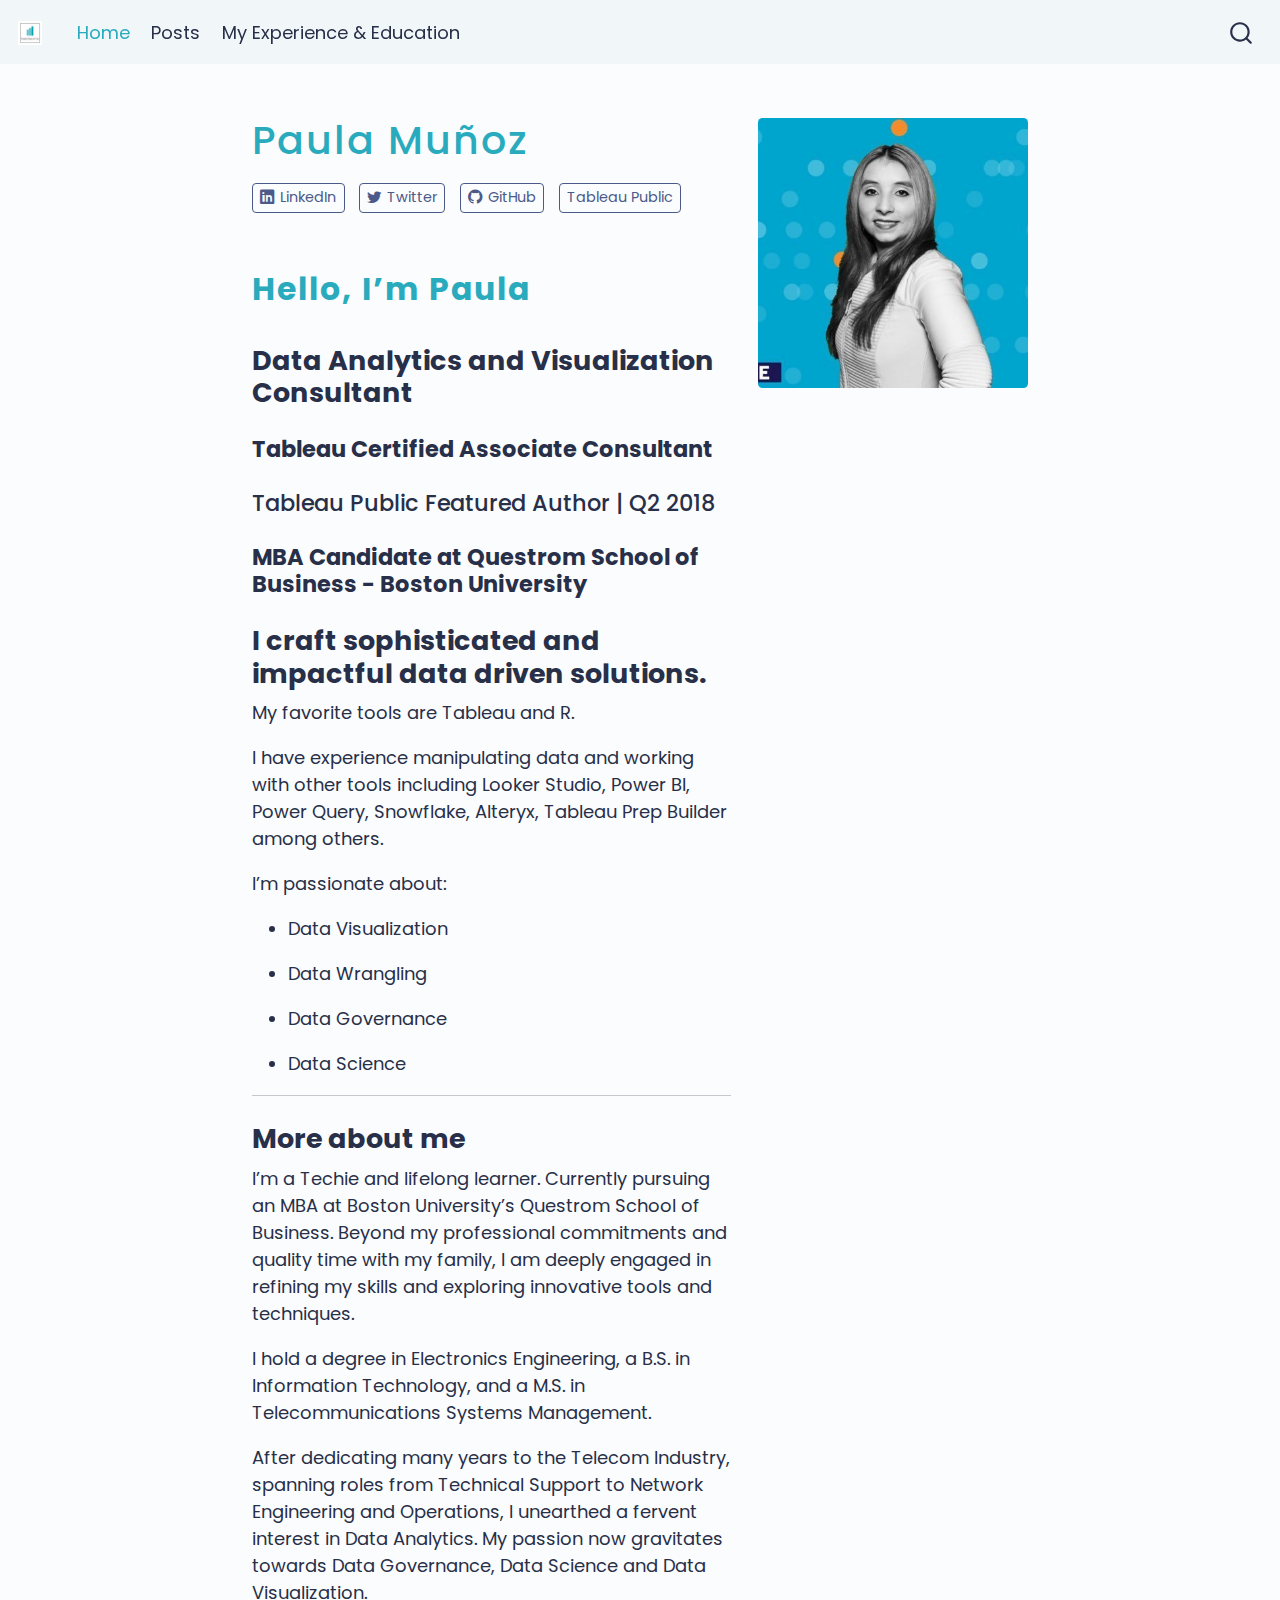
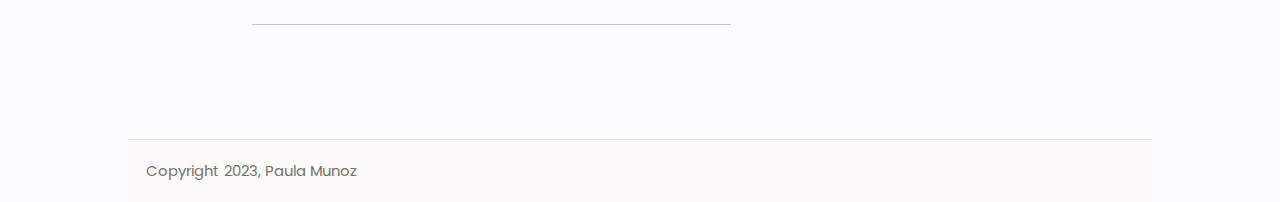
<file: docs/index.html>
<!DOCTYPE html>
<html xmlns="http://www.w3.org/1999/xhtml" lang="en" xml:lang="en"><head>

<meta charset="utf-8">
<meta name="generator" content="quarto-1.0.36">

<meta name="viewport" content="width=device-width, initial-scale=1.0, user-scalable=yes">


<title>Paula Muñoz</title>
<style>
code{white-space: pre-wrap;}
span.smallcaps{font-variant: small-caps;}
span.underline{text-decoration: underline;}
div.column{display: inline-block; vertical-align: top; width: 50%;}
div.hanging-indent{margin-left: 1.5em; text-indent: -1.5em;}
ul.task-list{list-style: none;}
</style>


<script src="site_libs/quarto-nav/quarto-nav.js"></script>
<script src="site_libs/quarto-nav/headroom.min.js"></script>
<script src="site_libs/clipboard/clipboard.min.js"></script>
<script src="site_libs/quarto-search/autocomplete.umd.js"></script>
<script src="site_libs/quarto-search/fuse.min.js"></script>
<script src="site_libs/quarto-search/quarto-search.js"></script>
<meta name="quarto:offset" content="./">
<link href="./images/logo_paula.png" rel="icon" type="image/png">
<script src="site_libs/quarto-html/quarto.js"></script>
<script src="site_libs/quarto-html/popper.min.js"></script>
<script src="site_libs/quarto-html/tippy.umd.min.js"></script>
<link href="site_libs/quarto-html/tippy.css" rel="stylesheet">
<link href="site_libs/quarto-html/quarto-syntax-highlighting.css" rel="stylesheet" id="quarto-text-highlighting-styles">
<script src="site_libs/bootstrap/bootstrap.min.js"></script>
<link href="site_libs/bootstrap/bootstrap-icons.css" rel="stylesheet">
<link href="site_libs/bootstrap/bootstrap.min.css" rel="stylesheet" id="quarto-bootstrap" data-mode="light">
<script id="quarto-search-options" type="application/json">{
  "location": "navbar",
  "copy-button": false,
  "collapse-after": 3,
  "panel-placement": "end",
  "type": "overlay",
  "limit": 20,
  "language": {
    "search-no-results-text": "No results",
    "search-matching-documents-text": "matching documents",
    "search-copy-link-title": "Copy link to search",
    "search-hide-matches-text": "Hide additional matches",
    "search-more-match-text": "more match in this document",
    "search-more-matches-text": "more matches in this document",
    "search-clear-button-title": "Clear",
    "search-detached-cancel-button-title": "Cancel",
    "search-submit-button-title": "Submit"
  }
}</script>


</head>

<body class="nav-fixed fullcontent">

<div id="quarto-search-results"></div>
  <header id="quarto-header" class="headroom fixed-top">
    <nav class="navbar navbar-expand-lg navbar-dark ">
      <div class="navbar-container container-fluid">
      <a class="navbar-brand" href="./index.html">
    <img src="./images/logo_paula.png" alt="">
  </a>
          <button class="navbar-toggler" type="button" data-bs-toggle="collapse" data-bs-target="#navbarCollapse" aria-controls="navbarCollapse" aria-expanded="false" aria-label="Toggle navigation" onclick="if (window.quartoToggleHeadroom) { window.quartoToggleHeadroom(); }">
  <span class="navbar-toggler-icon"></span>
</button>
          <div class="collapse navbar-collapse" id="navbarCollapse">
            <ul class="navbar-nav navbar-nav-scroll me-auto">
  <li class="nav-item">
    <a class="nav-link active" href="./index.html" aria-current="page">Home</a>
  </li>  
  <li class="nav-item">
    <a class="nav-link" href="./posts.html">Posts</a>
  </li>  
  <li class="nav-item">
    <a class="nav-link" href="./about.html">My Experience &amp; Education</a>
  </li>  
</ul>
              <div id="quarto-search" class="" title="Search"></div>
          </div> <!-- /navcollapse -->
      </div> <!-- /container-fluid -->
    </nav>
</header>
<!-- content -->
<div id="quarto-content" class="quarto-container page-columns page-rows-contents page-layout-article page-navbar">
<!-- sidebar -->
<!-- margin-sidebar -->
    
<!-- main -->
<div class="quarto-about-solana column-body">
  <div class="about-entity">
    <div class="entity-contents">
      <header id="title-block-header" class="quarto-title-block default">
<div class="quarto-title">
<h1 class="title">Paula Muñoz</h1>
</div>
<div class="quarto-title-meta">
  </div>
</header> <div class="about-links">
  <a href="https://www.linkedin.com/in/paulamunoz1/" class="about-link">
    <i class="bi bi-linkedin"></i>
     <span class="about-link-text">LinkedIn</span>
  </a>
  <a href="https://twitter.com/paulisDataViz" class="about-link">
    <i class="bi bi-twitter"></i>
     <span class="about-link-text">Twitter</span>
  </a>
  <a href="https://github.com/paulisdataviz" class="about-link">
    <i class="bi bi-github"></i>
     <span class="about-link-text">GitHub</span>
  </a>
  <a href="https://public.tableau.com/app/profile/paula.munoz" class="about-link">
     <span class="about-link-text">Tableau Public</span>
  </a>
</div>
      <div class="about-contents"><main class="content" id="quarto-document-content">
<section id="hello-im-paula" class="level2">
<h2 data-anchor-id="hello-im-paula"><strong>Hello, I’m Paula</strong></h2>
<section id="data-analytics-and-visualization-consultant" class="level3">
<h3 data-anchor-id="data-analytics-and-visualization-consultant"><strong>Data Analytics and Visualization Consultant</strong></h3>
<section id="tableau-certified-associate-consultant" class="level4">
<h4 data-anchor-id="tableau-certified-associate-consultant"><strong>Tableau Certified Associate Consultant</strong></h4>
</section>
<section id="tableau-public-featured-author-q2-2018" class="level4">
<h4 data-anchor-id="tableau-public-featured-author-q2-2018">Tableau Public Featured Author | Q2 2018</h4>
</section>
<section id="mba-candidate-at-questrom-school-of-business---boston-university" class="level4">
<h4 data-anchor-id="mba-candidate-at-questrom-school-of-business---boston-university"><strong>MBA Candidate at Questrom School of Business - Boston University</strong></h4>
</section>
</section>
<section id="i-craft-sophisticated-and-impactful-data-driven-solutions." class="level3">
<h3 data-anchor-id="i-craft-sophisticated-and-impactful-data-driven-solutions."><strong>I craft sophisticated and impactful data driven solutions.</strong></h3>
<p>My favorite tools are Tableau and R.</p>
<p>I have experience manipulating data and working with other tools including Looker Studio, Power BI, Power Query, Snowflake, Alteryx, Tableau Prep Builder among others.</p>
<p>I’m passionate about:</p>
<ul>
<li><p>Data Visualization</p></li>
<li><p>Data Wrangling</p></li>
<li><p>Data Governance</p></li>
<li><p>Data Science</p></li>
</ul>
<hr>
</section>
<section id="more-about-me" class="level3">
<h3 data-anchor-id="more-about-me"><strong>More about me</strong></h3>
<p>I’m a Techie and lifelong learner. Currently pursuing an MBA at Boston University’s Questrom School of Business. Beyond my professional commitments and quality time with my family, I am deeply engaged in refining my skills and exploring innovative tools and techniques.</p>
<p>I hold a degree in Electronics Engineering, a B.S. in Information Technology, and a M.S. in Telecommunications Systems Management.</p>
<p>After dedicating many years to the Telecom Industry, spanning roles from Technical Support to Network Engineering and Operations, I unearthed a fervent interest in Data Analytics. My passion now gravitates towards Data Governance, Data Science and Data Visualization.</p>
<hr>


</section>
</section>
</main></div>
    </div>
    <img src="images/paula_M.jpeg" class="about-image
  rounded " style="width: 15em;">
  </div>
</div>
 <!-- /main -->
<script id="quarto-html-after-body" type="application/javascript">
window.document.addEventListener("DOMContentLoaded", function (event) {
  const toggleBodyColorMode = (bsSheetEl) => {
    const mode = bsSheetEl.getAttribute("data-mode");
    const bodyEl = window.document.querySelector("body");
    if (mode === "dark") {
      bodyEl.classList.add("quarto-dark");
      bodyEl.classList.remove("quarto-light");
    } else {
      bodyEl.classList.add("quarto-light");
      bodyEl.classList.remove("quarto-dark");
    }
  }
  const toggleBodyColorPrimary = () => {
    const bsSheetEl = window.document.querySelector("link#quarto-bootstrap");
    if (bsSheetEl) {
      toggleBodyColorMode(bsSheetEl);
    }
  }
  toggleBodyColorPrimary();  
  const clipboard = new window.ClipboardJS('.code-copy-button', {
    target: function(trigger) {
      return trigger.previousElementSibling;
    }
  });
  clipboard.on('success', function(e) {
    // button target
    const button = e.trigger;
    // don't keep focus
    button.blur();
    // flash "checked"
    button.classList.add('code-copy-button-checked');
    var currentTitle = button.getAttribute("title");
    button.setAttribute("title", "Copied!");
    setTimeout(function() {
      button.setAttribute("title", currentTitle);
      button.classList.remove('code-copy-button-checked');
    }, 1000);
    // clear code selection
    e.clearSelection();
  });
  function tippyHover(el, contentFn) {
    const config = {
      allowHTML: true,
      content: contentFn,
      maxWidth: 500,
      delay: 100,
      arrow: false,
      appendTo: function(el) {
          return el.parentElement;
      },
      interactive: true,
      interactiveBorder: 10,
      theme: 'quarto',
      placement: 'bottom-start'
    };
    window.tippy(el, config); 
  }
  const noterefs = window.document.querySelectorAll('a[role="doc-noteref"]');
  for (var i=0; i<noterefs.length; i++) {
    const ref = noterefs[i];
    tippyHover(ref, function() {
      let href = ref.getAttribute('href');
      try { href = new URL(href).hash; } catch {}
      const id = href.replace(/^#\/?/, "");
      const note = window.document.getElementById(id);
      return note.innerHTML;
    });
  }
  var bibliorefs = window.document.querySelectorAll('a[role="doc-biblioref"]');
  for (var i=0; i<bibliorefs.length; i++) {
    const ref = bibliorefs[i];
    const cites = ref.parentNode.getAttribute('data-cites').split(' ');
    tippyHover(ref, function() {
      var popup = window.document.createElement('div');
      cites.forEach(function(cite) {
        var citeDiv = window.document.createElement('div');
        citeDiv.classList.add('hanging-indent');
        citeDiv.classList.add('csl-entry');
        var biblioDiv = window.document.getElementById('ref-' + cite);
        if (biblioDiv) {
          citeDiv.innerHTML = biblioDiv.innerHTML;
        }
        popup.appendChild(citeDiv);
      });
      return popup.innerHTML;
    });
  }
});
</script>
</div> <!-- /content -->
<footer class="footer">
  <div class="nav-footer">
    <div class="nav-footer-left">
      <ul class="footer-items list-unstyled">
    <li class="nav-item">
 Copyright 2023, Paula Munoz
  </li>  
</ul>
    </div>   
  </div>
</footer>



</body></html>
</file>
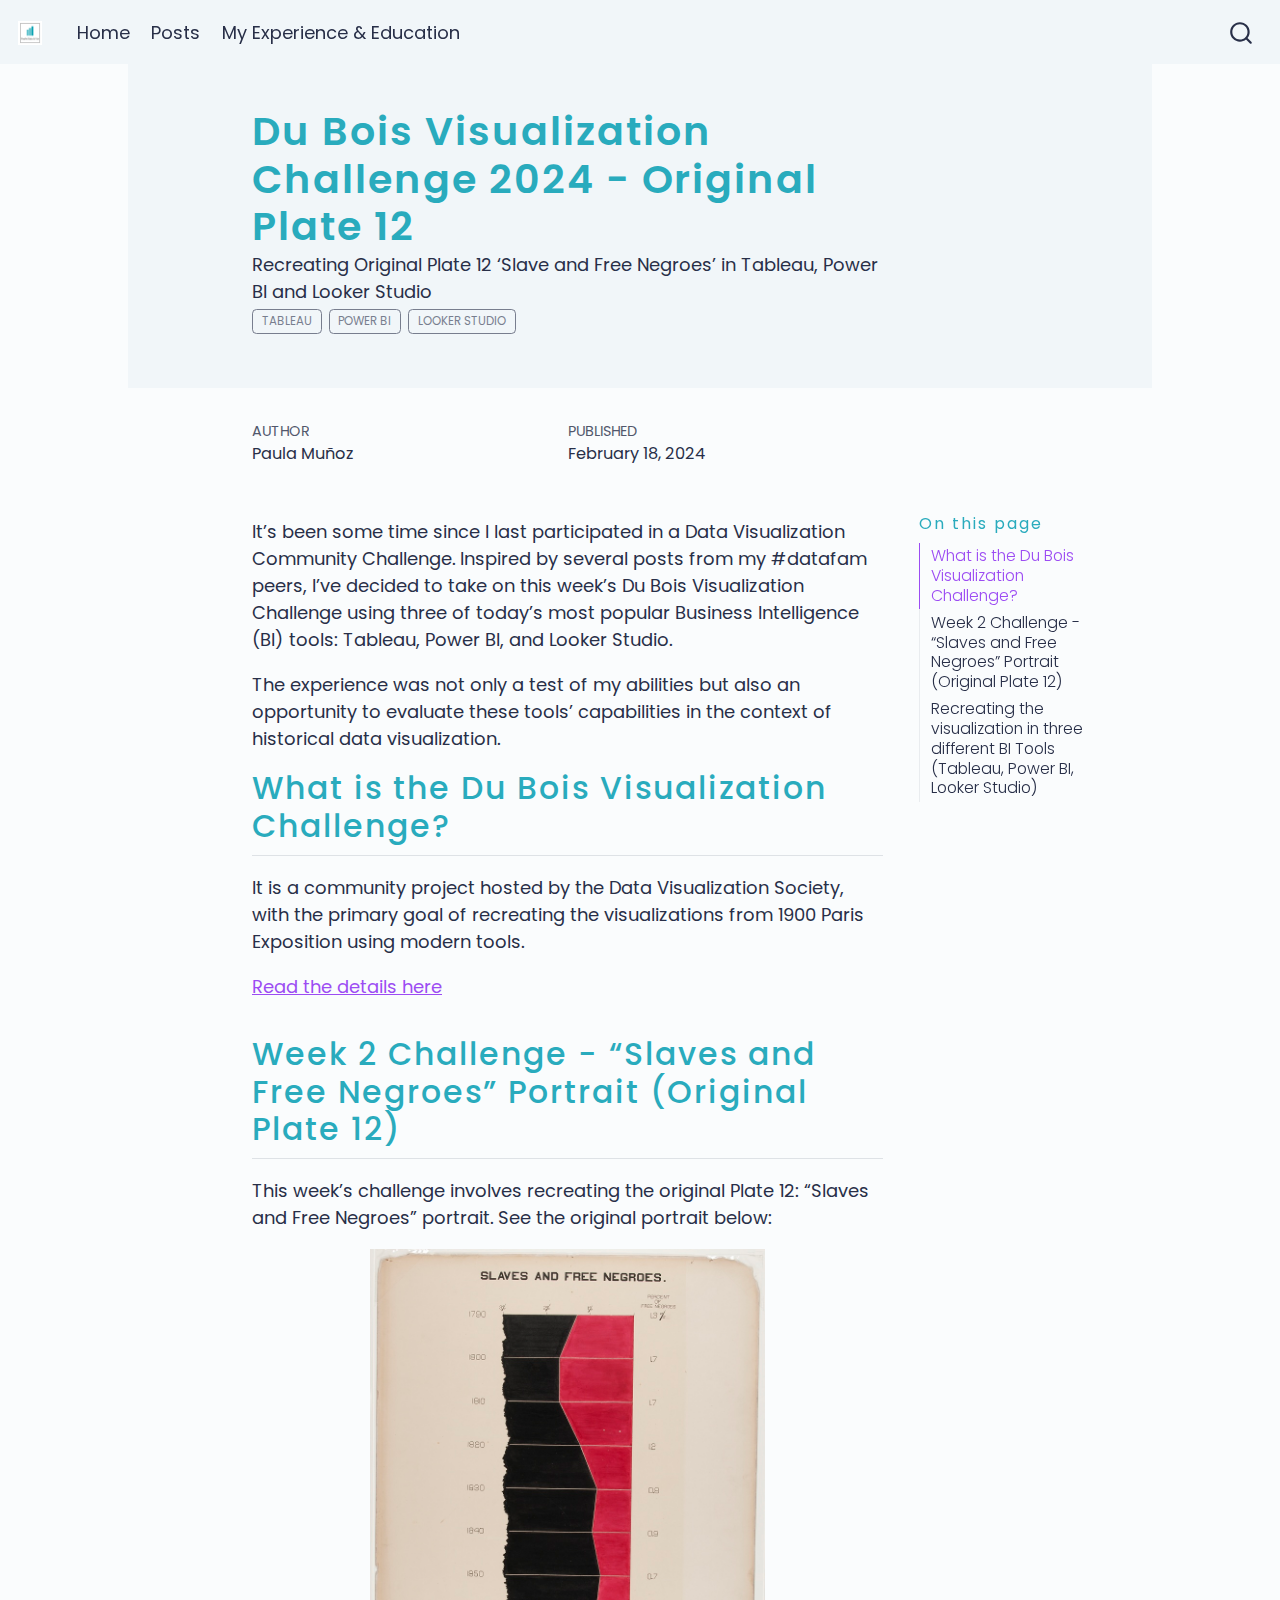
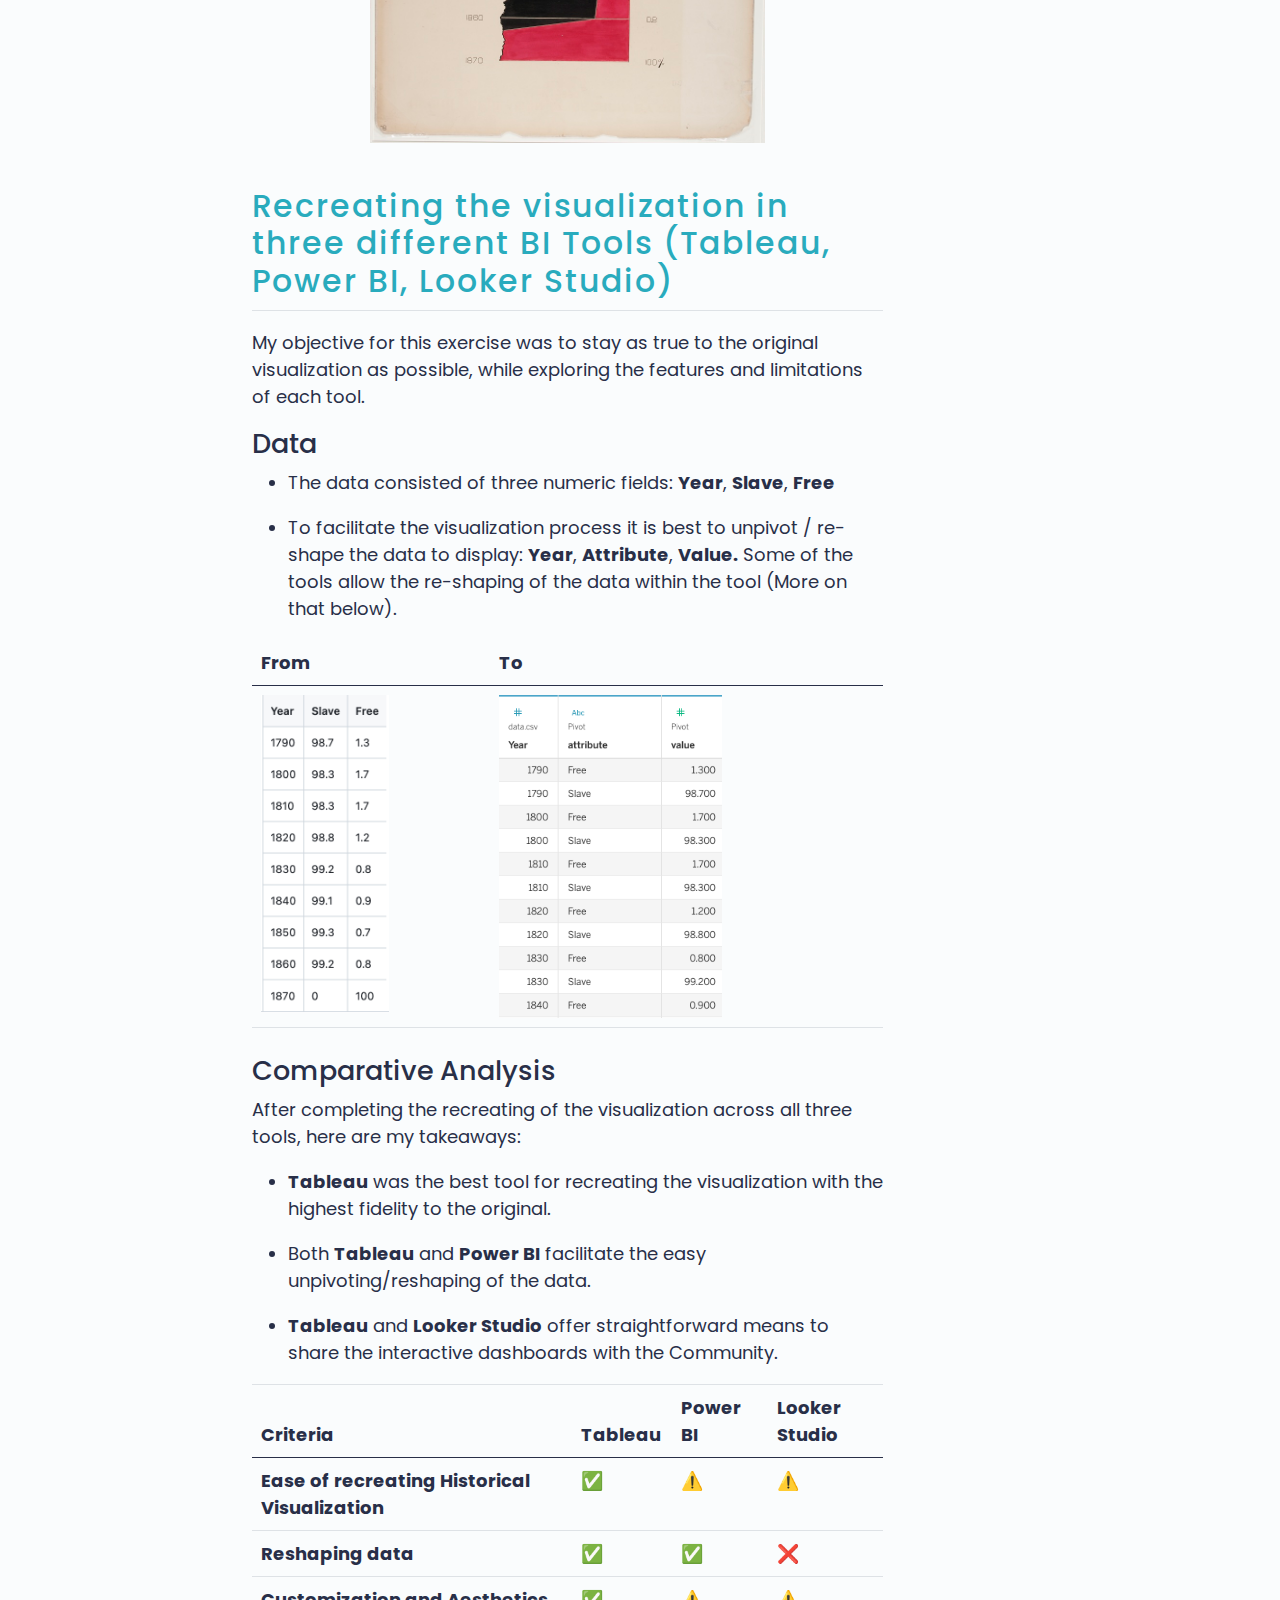
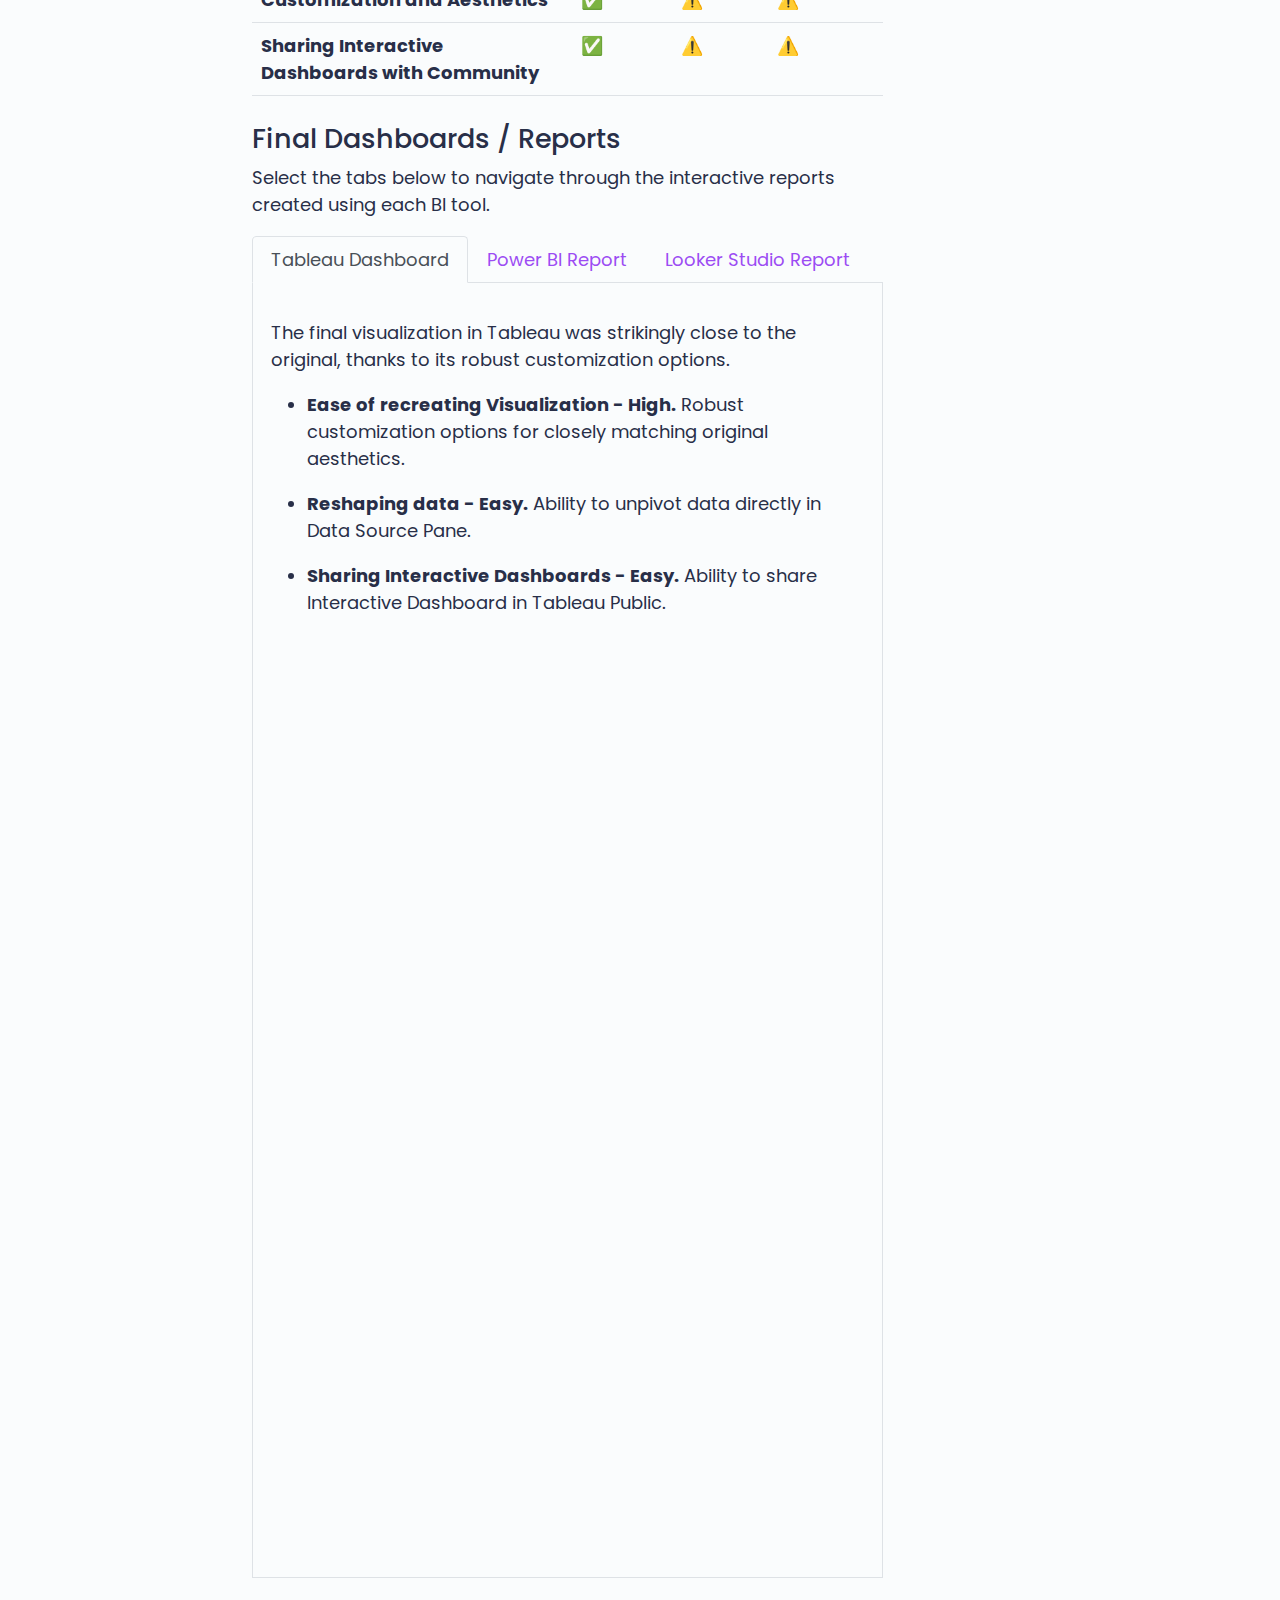
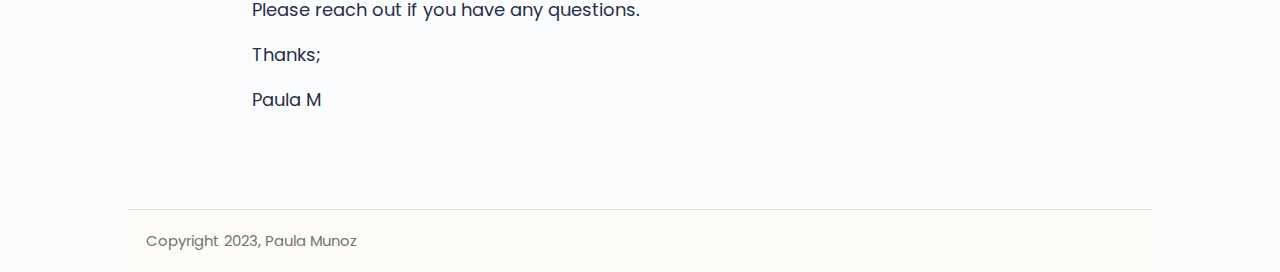
<file: docs/posts/Dubois Challenge 02/index.html>
<!DOCTYPE html>
<html xmlns="http://www.w3.org/1999/xhtml" lang="en" xml:lang="en"><head>

<meta charset="utf-8">
<meta name="generator" content="quarto-1.0.36">

<meta name="viewport" content="width=device-width, initial-scale=1.0, user-scalable=yes">

<meta name="author" content="Paula Muñoz">
<meta name="dcterms.date" content="2024-02-18">
<meta name="description" content="Recreating Original Plate 12 ‘Slave and Free Negroes’ in Tableau, Power BI and Looker Studio">

<title>Paula Muñoz - Du Bois Visualization Challenge 2024 - Original Plate 12</title>
<style>
code{white-space: pre-wrap;}
span.smallcaps{font-variant: small-caps;}
span.underline{text-decoration: underline;}
div.column{display: inline-block; vertical-align: top; width: 50%;}
div.hanging-indent{margin-left: 1.5em; text-indent: -1.5em;}
ul.task-list{list-style: none;}
</style>


<script src="../../site_libs/quarto-nav/quarto-nav.js"></script>
<script src="../../site_libs/quarto-nav/headroom.min.js"></script>
<script src="../../site_libs/clipboard/clipboard.min.js"></script>
<script src="../../site_libs/quarto-search/autocomplete.umd.js"></script>
<script src="../../site_libs/quarto-search/fuse.min.js"></script>
<script src="../../site_libs/quarto-search/quarto-search.js"></script>
<meta name="quarto:offset" content="../../">
<link href="../../images/logo_paula.png" rel="icon" type="image/png">
<script src="../../site_libs/quarto-html/quarto.js"></script>
<script src="../../site_libs/quarto-html/popper.min.js"></script>
<script src="../../site_libs/quarto-html/tippy.umd.min.js"></script>
<script src="../../site_libs/quarto-html/anchor.min.js"></script>
<link href="../../site_libs/quarto-html/tippy.css" rel="stylesheet">
<link href="../../site_libs/quarto-html/quarto-syntax-highlighting.css" rel="stylesheet" id="quarto-text-highlighting-styles">
<script src="../../site_libs/bootstrap/bootstrap.min.js"></script>
<link href="../../site_libs/bootstrap/bootstrap-icons.css" rel="stylesheet">
<link href="../../site_libs/bootstrap/bootstrap.min.css" rel="stylesheet" id="quarto-bootstrap" data-mode="light">
<script id="quarto-search-options" type="application/json">{
  "location": "navbar",
  "copy-button": false,
  "collapse-after": 3,
  "panel-placement": "end",
  "type": "overlay",
  "limit": 20,
  "language": {
    "search-no-results-text": "No results",
    "search-matching-documents-text": "matching documents",
    "search-copy-link-title": "Copy link to search",
    "search-hide-matches-text": "Hide additional matches",
    "search-more-match-text": "more match in this document",
    "search-more-matches-text": "more matches in this document",
    "search-clear-button-title": "Clear",
    "search-detached-cancel-button-title": "Cancel",
    "search-submit-button-title": "Submit"
  }
}</script>


</head>

<body class="nav-fixed">

<div id="quarto-search-results"></div>
  <header id="quarto-header" class="headroom fixed-top">
    <nav class="navbar navbar-expand-lg navbar-dark ">
      <div class="navbar-container container-fluid">
      <a class="navbar-brand" href="../../index.html">
    <img src="../../images/logo_paula.png" alt="">
  </a>
          <button class="navbar-toggler" type="button" data-bs-toggle="collapse" data-bs-target="#navbarCollapse" aria-controls="navbarCollapse" aria-expanded="false" aria-label="Toggle navigation" onclick="if (window.quartoToggleHeadroom) { window.quartoToggleHeadroom(); }">
  <span class="navbar-toggler-icon"></span>
</button>
          <div class="collapse navbar-collapse" id="navbarCollapse">
            <ul class="navbar-nav navbar-nav-scroll me-auto">
  <li class="nav-item">
    <a class="nav-link" href="../../index.html">Home</a>
  </li>  
  <li class="nav-item">
    <a class="nav-link" href="../../posts.html">Posts</a>
  </li>  
  <li class="nav-item">
    <a class="nav-link" href="../../about.html">My Experience &amp; Education</a>
  </li>  
</ul>
              <div id="quarto-search" class="" title="Search"></div>
          </div> <!-- /navcollapse -->
      </div> <!-- /container-fluid -->
    </nav>
</header>
<!-- content -->
<header id="title-block-header" class="quarto-title-block default page-columns page-full">
  <div class="quarto-title-banner page-columns page-full">
    <div class="quarto-title column-body">
      <h1 class="title">Du Bois Visualization Challenge 2024 - Original Plate 12</h1>
                  <div>
        <div class="description">
          Recreating Original Plate 12 ‘Slave and Free Negroes’ in Tableau, Power BI and Looker Studio
        </div>
      </div>
                          <div class="quarto-categories">
                <div class="quarto-category">Tableau</div>
                <div class="quarto-category">Power BI</div>
                <div class="quarto-category">Looker Studio</div>
              </div>
                  </div>
  </div>
    
  
  <div class="quarto-title-meta">

      <div>
      <div class="quarto-title-meta-heading">Author</div>
      <div class="quarto-title-meta-contents">
               <p>Paula Muñoz </p>
            </div>
    </div>
      
      <div>
      <div class="quarto-title-meta-heading">Published</div>
      <div class="quarto-title-meta-contents">
        <p class="date">February 18, 2024</p>
      </div>
    </div>
      
    </div>
    
  
  </header><div id="quarto-content" class="quarto-container page-columns page-rows-contents page-layout-article page-navbar">
<!-- sidebar -->
<!-- margin-sidebar -->
    <div id="quarto-margin-sidebar" class="sidebar margin-sidebar">
        <nav id="TOC" role="doc-toc">
    <h2 id="toc-title">On this page</h2>
   
  <ul>
  <li><a href="#what-is-the-du-bois-visualization-challenge" id="toc-what-is-the-du-bois-visualization-challenge" class="nav-link active" data-scroll-target="#what-is-the-du-bois-visualization-challenge">What is the Du Bois Visualization Challenge?</a></li>
  <li><a href="#week-2-challenge---slaves-and-free-negroes-portrait-original-plate-12" id="toc-week-2-challenge---slaves-and-free-negroes-portrait-original-plate-12" class="nav-link" data-scroll-target="#week-2-challenge---slaves-and-free-negroes-portrait-original-plate-12">Week 2 Challenge - “Slaves and Free Negroes” Portrait (Original Plate 12)</a></li>
  <li><a href="#recreating-the-visualization-in-three-different-bi-tools-tableau-power-bi-looker-studio" id="toc-recreating-the-visualization-in-three-different-bi-tools-tableau-power-bi-looker-studio" class="nav-link" data-scroll-target="#recreating-the-visualization-in-three-different-bi-tools-tableau-power-bi-looker-studio">Recreating the visualization in three different BI Tools (Tableau, Power BI, Looker Studio)</a>
  <ul class="collapse">
  <li><a href="#data" id="toc-data" class="nav-link" data-scroll-target="#data">Data</a></li>
  <li><a href="#comparative-analysis" id="toc-comparative-analysis" class="nav-link" data-scroll-target="#comparative-analysis">Comparative Analysis</a></li>
  <li><a href="#final-dashboards-reports" id="toc-final-dashboards-reports" class="nav-link" data-scroll-target="#final-dashboards-reports">Final Dashboards / Reports</a></li>
  </ul></li>
  </ul>
</nav>
    </div>
<!-- main -->
<main class="content quarto-banner-title-block" id="quarto-document-content">




<p>It’s been some time since I last participated in a Data Visualization Community Challenge. Inspired by several posts from my #datafam peers, I’ve decided to take on this week’s Du Bois Visualization Challenge using three of today’s most popular Business Intelligence (BI) tools: Tableau, Power BI, and Looker Studio.</p>
<p>The experience was not only a test of my abilities but also an opportunity to evaluate these tools’ capabilities in the context of historical data visualization.</p>
<section id="what-is-the-du-bois-visualization-challenge" class="level2">
<h2 class="anchored" data-anchor-id="what-is-the-du-bois-visualization-challenge">What is the Du Bois Visualization Challenge?</h2>
<p>It is a community project hosted by the Data Visualization Society, with the primary goal of recreating the visualizations from 1900 Paris Exposition using modern tools.</p>
<p><a href="https://github.com/ajstarks/dubois-data-portraits/blob/master/challenge/2024/README.md">Read the details here</a></p>
</section>
<section id="week-2-challenge---slaves-and-free-negroes-portrait-original-plate-12" class="level2">
<h2 class="anchored" data-anchor-id="week-2-challenge---slaves-and-free-negroes-portrait-original-plate-12">Week 2 Challenge - “Slaves and Free Negroes” Portrait (Original Plate 12)</h2>
<p>This week’s challenge involves recreating the original Plate 12: “Slaves and Free Negroes” portrait. See the original portrait below:</p>
<div class="quarto-figure quarto-figure-center">
<figure class="figure">
<p><img src="original-plate-12.jpg" class="img-fluid figure-img" width="395"></p>
</figure>
</div>
</section>
<section id="recreating-the-visualization-in-three-different-bi-tools-tableau-power-bi-looker-studio" class="level2">
<h2 class="anchored" data-anchor-id="recreating-the-visualization-in-three-different-bi-tools-tableau-power-bi-looker-studio">Recreating the visualization in three different BI Tools (Tableau, Power BI, Looker Studio)</h2>
<p>My objective for this exercise was to stay as true to the original visualization as possible, while exploring the features and limitations of each tool.</p>
<section id="data" class="level3">
<h3 class="anchored" data-anchor-id="data">Data</h3>
<ul>
<li><p>The data consisted of three numeric fields: <strong>Year</strong>, <strong>Slave</strong>, <strong>Free</strong></p></li>
<li><p>To facilitate the visualization process it is best to unpivot / re-shape the data to display: <strong>Year</strong>, <strong>Attribute</strong>, <strong>Value.</strong> Some of the tools allow the re-shaping of the data within the tool (More on that below).</p></li>
</ul>
<table class="table">
<thead>
<tr class="header">
<th>From</th>
<th>To</th>
</tr>
</thead>
<tbody>
<tr class="odd">
<td><img src="data_pict.png" class="img-fluid" width="128"></td>
<td><img src="data_unpivot.png" class="img-fluid" width="223"></td>
</tr>
</tbody>
</table>
</section>
<section id="comparative-analysis" class="level3">
<h3 class="anchored" data-anchor-id="comparative-analysis">Comparative Analysis</h3>
<p>After completing the recreating of the visualization across all three tools, here are my takeaways:</p>
<ul>
<li><p><strong>Tableau</strong> was the best tool for recreating the visualization with the highest fidelity to the original.</p></li>
<li><p>Both <strong>Tableau</strong> and <strong>Power BI</strong> facilitate the easy unpivoting/reshaping of the data.</p></li>
<li><p><strong>Tableau</strong> and <strong>Looker Studio</strong> offer straightforward means to share the interactive dashboards with the Community.</p></li>
</ul>
<table class="table">
<colgroup>
<col style="width: 50%">
<col style="width: 15%">
<col style="width: 15%">
<col style="width: 18%">
</colgroup>
<thead>
<tr class="header">
<th>Criteria</th>
<th>Tableau</th>
<th>Power BI</th>
<th>Looker Studio</th>
</tr>
</thead>
<tbody>
<tr class="odd">
<td><strong>Ease of recreating Historical Visualization</strong></td>
<td>✅</td>
<td>⚠️</td>
<td>⚠️</td>
</tr>
<tr class="even">
<td><strong>Reshaping data</strong></td>
<td>✅</td>
<td>✅</td>
<td>❌</td>
</tr>
<tr class="odd">
<td><strong>Customization and Aesthetics</strong></td>
<td>✅</td>
<td>⚠️</td>
<td>⚠️</td>
</tr>
<tr class="even">
<td><strong>Sharing Interactive Dashboards with Community</strong></td>
<td>✅</td>
<td>⚠️</td>
<td>⚠️</td>
</tr>
</tbody>
</table>
</section>
<section id="final-dashboards-reports" class="level3">
<h3 class="anchored" data-anchor-id="final-dashboards-reports">Final Dashboards / Reports</h3>
<p>Select the tabs below to navigate through the interactive reports created using each BI tool.</p>
<div class="panel-tabset">
<ul class="nav nav-tabs" role="tablist"><li class="nav-item" role="presentation"><a class="nav-link active" id="tabset-1-1-tab" data-bs-toggle="tab" data-bs-target="#tabset-1-1" role="tab" aria-controls="tabset-1-1" aria-selected="true">Tableau Dashboard</a></li><li class="nav-item" role="presentation"><a class="nav-link" id="tabset-1-2-tab" data-bs-toggle="tab" data-bs-target="#tabset-1-2" role="tab" aria-controls="tabset-1-2" aria-selected="false">Power BI Report</a></li><li class="nav-item" role="presentation"><a class="nav-link" id="tabset-1-3-tab" data-bs-toggle="tab" data-bs-target="#tabset-1-3" role="tab" aria-controls="tabset-1-3" aria-selected="false">Looker Studio Report</a></li></ul>
<div class="tab-content">
<div id="tabset-1-1" class="tab-pane active" role="tabpanel" aria-labelledby="tabset-1-1-tab">
<p>The final visualization in Tableau was strikingly close to the original, thanks to its robust customization options.</p>
<ul>
<li><p><strong>Ease of recreating Visualization - High.</strong> Robust customization options for closely matching original aesthetics.</p></li>
<li><p><strong>Reshaping data - Easy.</strong> Ability to unpivot data directly in Data Source Pane.</p></li>
<li><p><strong>Sharing Interactive Dashboards - Easy.</strong> Ability to share Interactive Dashboard in Tableau Public.</p></li>
</ul>

<iframe width="780" height="900" src="https://public.tableau.com/views/DuboisChallenge2-OriginalPlate12/DashboardDuboisOriginalPlate12?:showVizHome=no&amp;:embed=true" title="Tableau Recreation"></iframe>
</div>
<div id="tabset-1-2" class="tab-pane" role="tabpanel" aria-labelledby="tabset-1-2-tab">
<p>The visualization created with Power BI captured the essence of the original, however some limitations in design customization are apparent.</p>
<ul>
<li><p><strong>Ease of recreating Visualization - Low.</strong> Customization / Formatting Options. unable to use Area Chart with Year as continuous Date in the Y axis. Used Stacked Bar chart instead.</p></li>
<li><p><strong>Reshaping data - Easy.</strong>&nbsp;Ability to unpivot data directly in Power Query.</p></li>
<li><p><strong>Sharing Interactive Dashboards - Limited.</strong>&nbsp;May require Power BI Pro License to share .</p></li>
</ul>
<iframe width="770" height="900" src="https://app.powerbi.com/view?r=eyJrIjoiMWVhYzgyNDMtNTRkZC00MDRmLWFmZWEtN2NmZDU2OTNjMjAxIiwidCI6ImQ1N2QzMmNjLWMxMjEtNDg4Zi1iMDdiLWRmZTcwNTY4MGM3MSIsImMiOjN9" frameborder="0" allowfullscreen="true" title="PowerBi Recreation"></iframe>
</div>
<div id="tabset-1-3" class="tab-pane" role="tabpanel" aria-labelledby="tabset-1-3-tab">
<p>Similar to Power BI, the visualization created with Looker Studio captured the essence of the original, however some limitations in design customization are apparent.</p>
<ul>
<li><p><strong>Ease of recreating Visualization - Low.</strong> Customization / Formatting Options. unable to use Area Chart with Year as continuous Date in the Y axis. Used Stacked Bar chart instead.</p></li>
<li><p><strong>Reshaping data - Not Posible.</strong> Data needs to be reshaped before loading it into Looker Studio, or through a direct connection to a Database.</p></li>
<li><p><strong>Sharing Interactive Dashboards - Limited.</strong> The ability to share Interactive Dashboard / Report through a link is rather easy. (Requires permissions to be updated), however the embedding of the dashboard works inconsistently. For this reason I’m including the <a href="https://lookerstudio.google.com/embed/reporting/e22fc00f-7a3a-44eb-9cd7-4de23c0cffda/page/X7fqD">Link to Report</a> in case the embedding below doesn’t work.</p></li>
</ul>
<iframe width="600" height="600" src="https://lookerstudio.google.com/embed/reporting/e22fc00f-7a3a-44eb-9cd7-4de23c0cffda/page/X7fqD" frameborder="0" style="border:0" allowfullscreen="" sandbox="allow-storage-access-by-user-activation allow-scripts allow-same-origin allow-popups allow-popups-to-escape-sandbox"></iframe>
</div>
</div>
</div>
<p>Please reach out if you have any questions.</p>
<p>Thanks;</p>
<p>Paula M</p>


</section>
</section>

</main> <!-- /main -->
<script id="quarto-html-after-body" type="application/javascript">
window.document.addEventListener("DOMContentLoaded", function (event) {
  const toggleBodyColorMode = (bsSheetEl) => {
    const mode = bsSheetEl.getAttribute("data-mode");
    const bodyEl = window.document.querySelector("body");
    if (mode === "dark") {
      bodyEl.classList.add("quarto-dark");
      bodyEl.classList.remove("quarto-light");
    } else {
      bodyEl.classList.add("quarto-light");
      bodyEl.classList.remove("quarto-dark");
    }
  }
  const toggleBodyColorPrimary = () => {
    const bsSheetEl = window.document.querySelector("link#quarto-bootstrap");
    if (bsSheetEl) {
      toggleBodyColorMode(bsSheetEl);
    }
  }
  toggleBodyColorPrimary();  
  const icon = "";
  const anchorJS = new window.AnchorJS();
  anchorJS.options = {
    placement: 'right',
    icon: icon
  };
  anchorJS.add('.anchored');
  const clipboard = new window.ClipboardJS('.code-copy-button', {
    target: function(trigger) {
      return trigger.previousElementSibling;
    }
  });
  clipboard.on('success', function(e) {
    // button target
    const button = e.trigger;
    // don't keep focus
    button.blur();
    // flash "checked"
    button.classList.add('code-copy-button-checked');
    var currentTitle = button.getAttribute("title");
    button.setAttribute("title", "Copied!");
    setTimeout(function() {
      button.setAttribute("title", currentTitle);
      button.classList.remove('code-copy-button-checked');
    }, 1000);
    // clear code selection
    e.clearSelection();
  });
  function tippyHover(el, contentFn) {
    const config = {
      allowHTML: true,
      content: contentFn,
      maxWidth: 500,
      delay: 100,
      arrow: false,
      appendTo: function(el) {
          return el.parentElement;
      },
      interactive: true,
      interactiveBorder: 10,
      theme: 'quarto',
      placement: 'bottom-start'
    };
    window.tippy(el, config); 
  }
  const noterefs = window.document.querySelectorAll('a[role="doc-noteref"]');
  for (var i=0; i<noterefs.length; i++) {
    const ref = noterefs[i];
    tippyHover(ref, function() {
      let href = ref.getAttribute('href');
      try { href = new URL(href).hash; } catch {}
      const id = href.replace(/^#\/?/, "");
      const note = window.document.getElementById(id);
      return note.innerHTML;
    });
  }
  var bibliorefs = window.document.querySelectorAll('a[role="doc-biblioref"]');
  for (var i=0; i<bibliorefs.length; i++) {
    const ref = bibliorefs[i];
    const cites = ref.parentNode.getAttribute('data-cites').split(' ');
    tippyHover(ref, function() {
      var popup = window.document.createElement('div');
      cites.forEach(function(cite) {
        var citeDiv = window.document.createElement('div');
        citeDiv.classList.add('hanging-indent');
        citeDiv.classList.add('csl-entry');
        var biblioDiv = window.document.getElementById('ref-' + cite);
        if (biblioDiv) {
          citeDiv.innerHTML = biblioDiv.innerHTML;
        }
        popup.appendChild(citeDiv);
      });
      return popup.innerHTML;
    });
  }
});
</script>
</div> <!-- /content -->
<footer class="footer">
  <div class="nav-footer">
    <div class="nav-footer-left">
      <ul class="footer-items list-unstyled">
    <li class="nav-item">
 Copyright 2023, Paula Munoz
  </li>  
</ul>
    </div>   
  </div>
</footer>



</body></html>
</file>
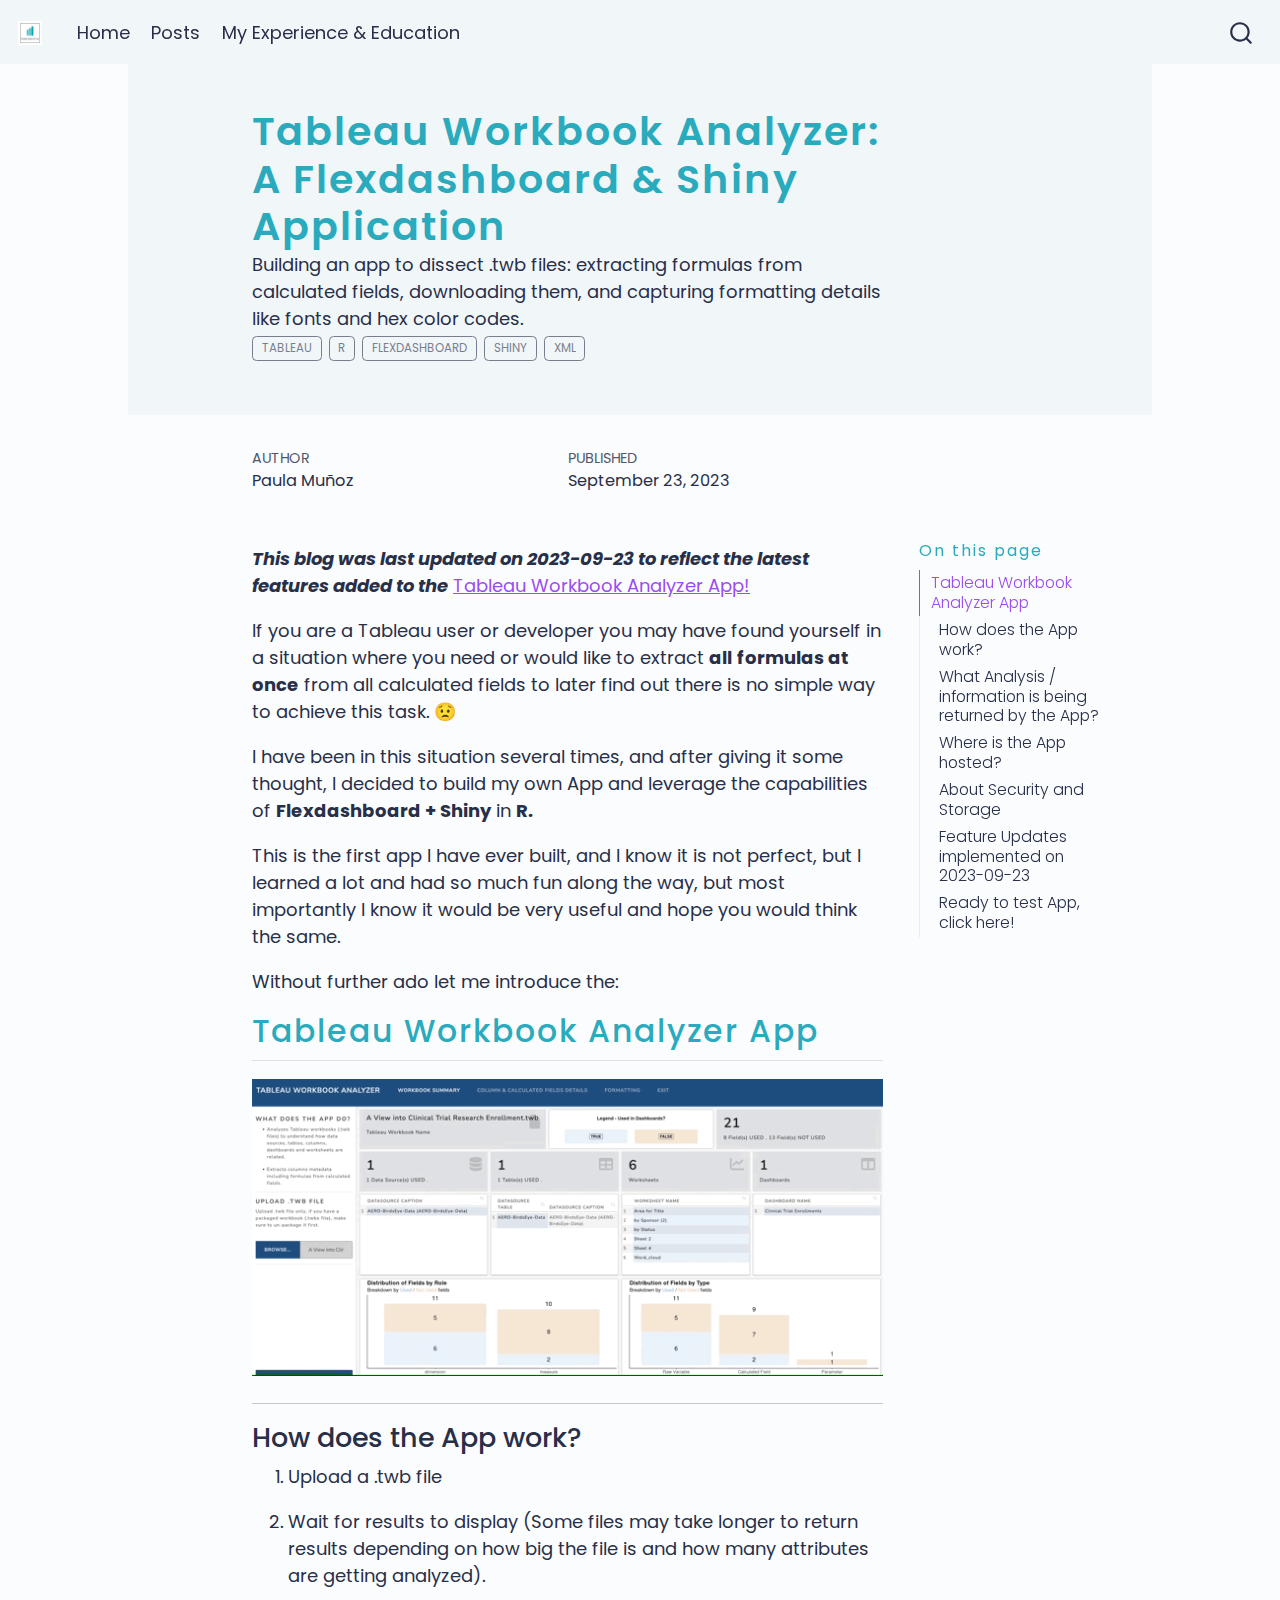
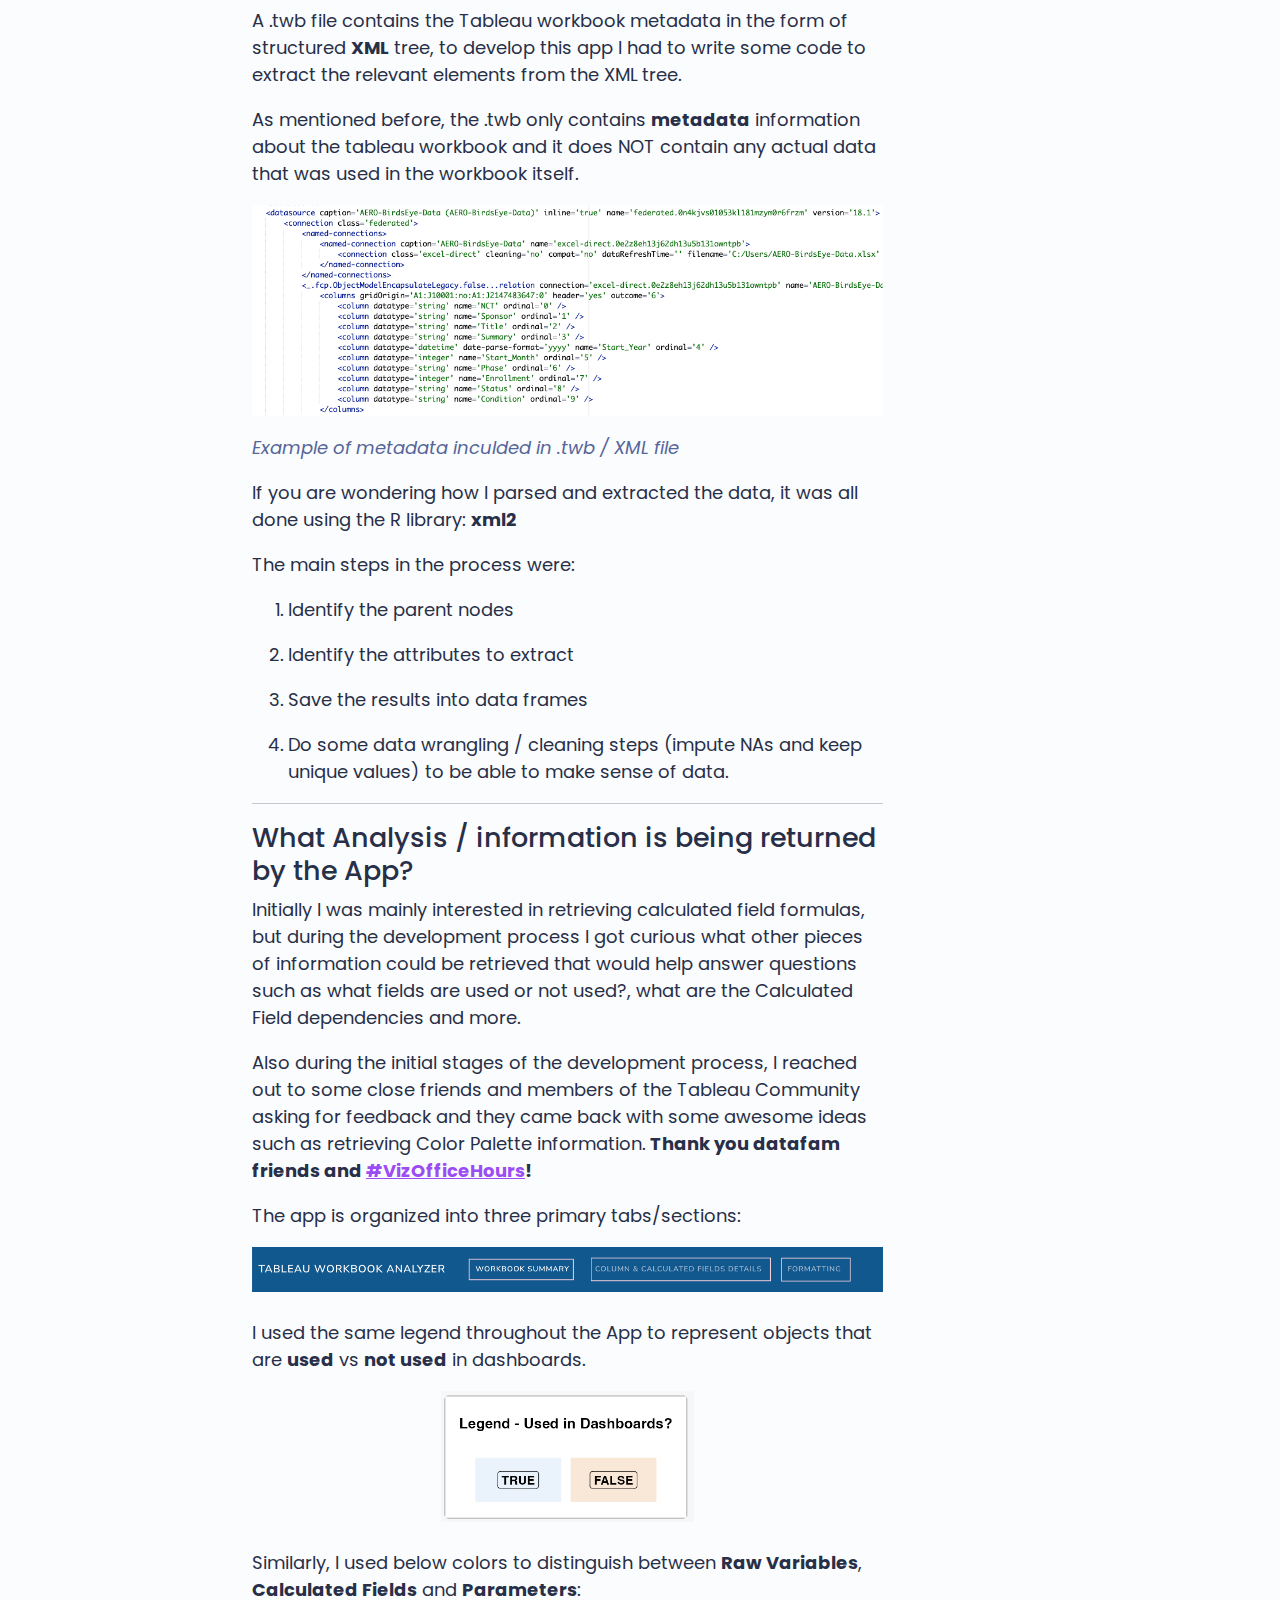
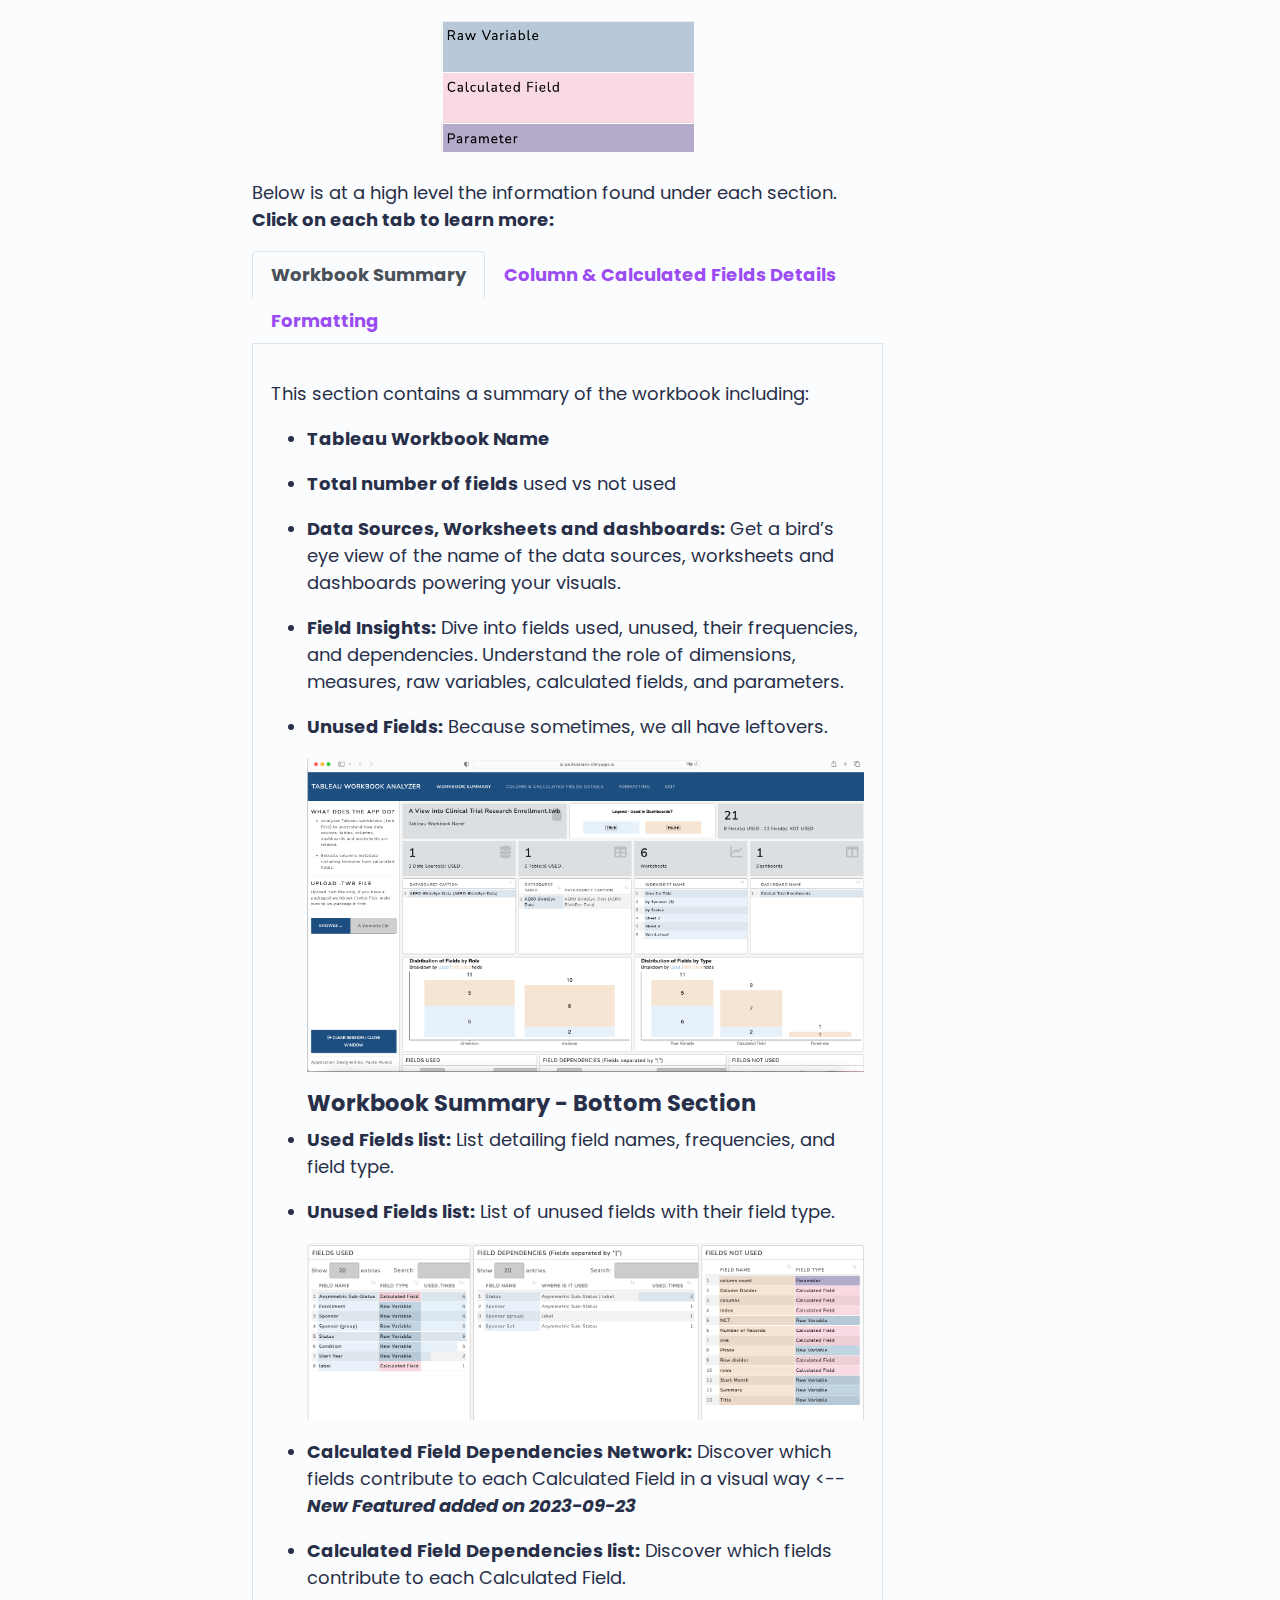
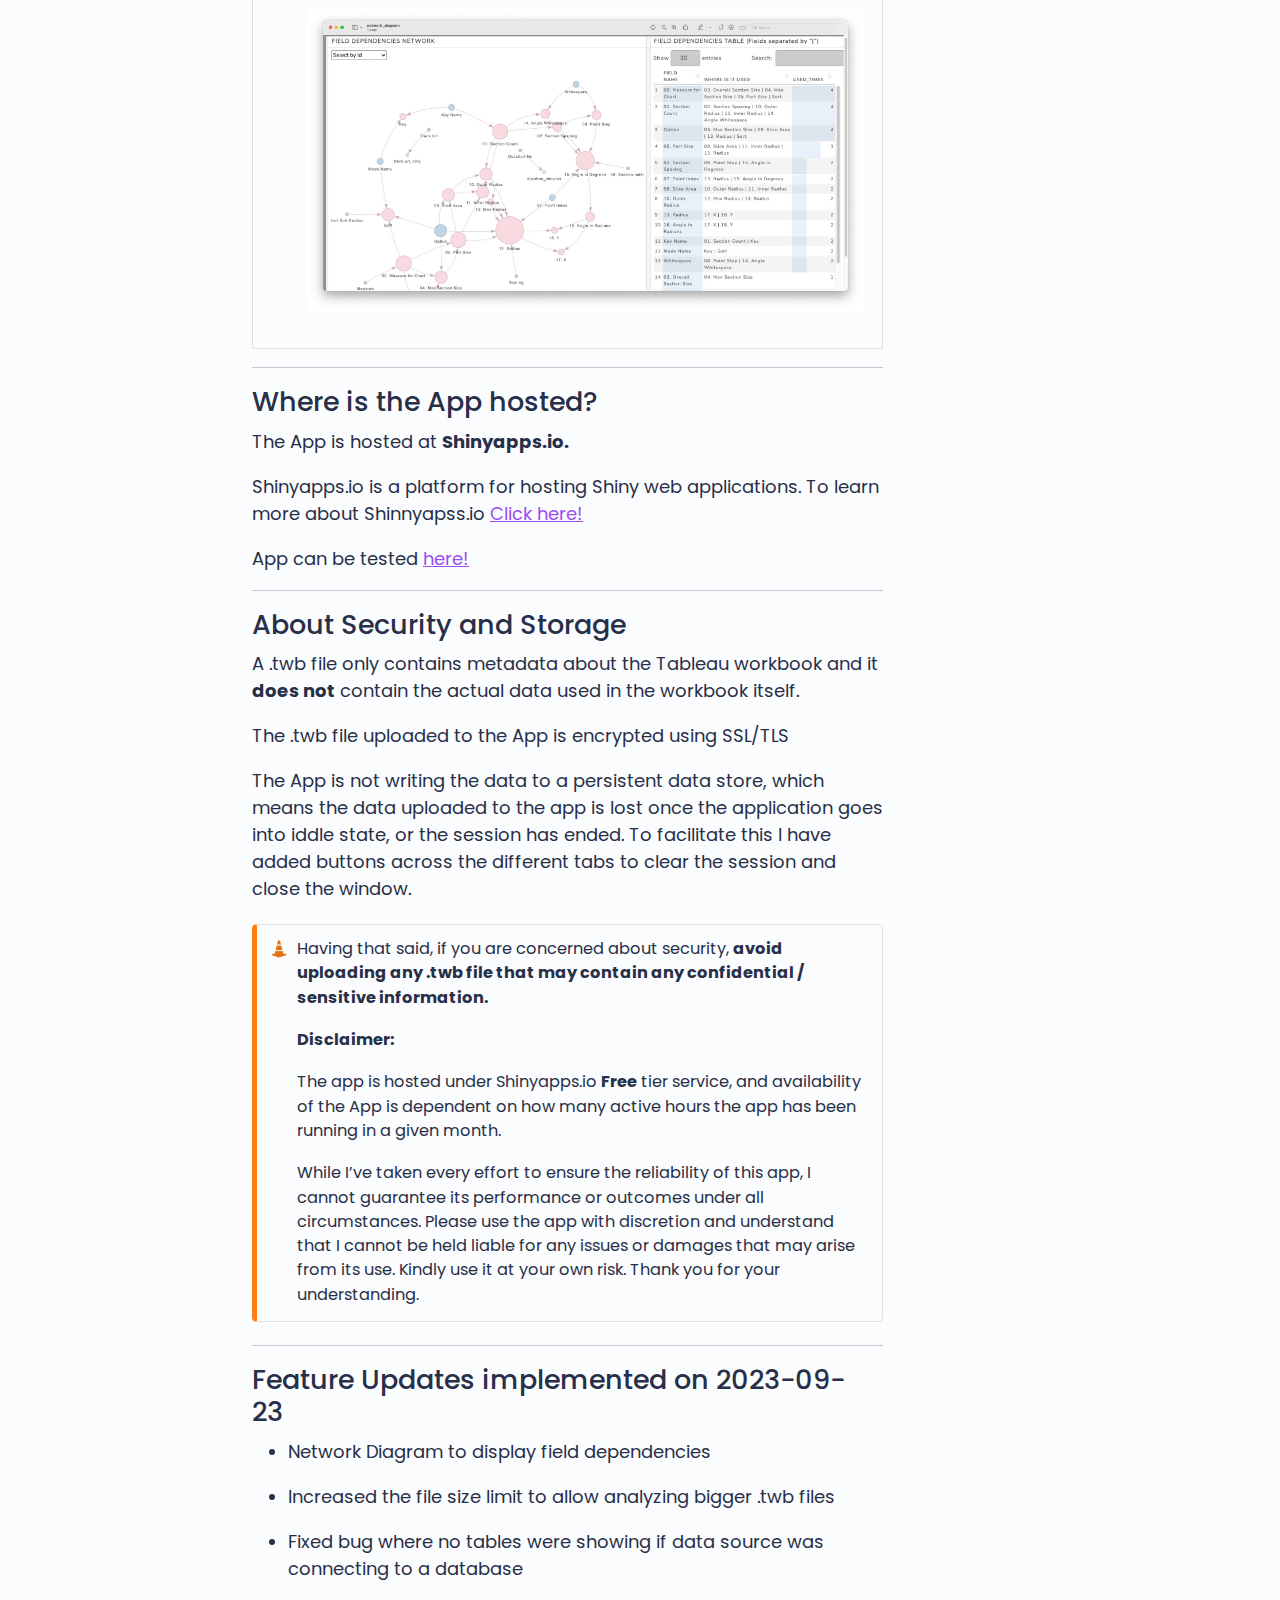
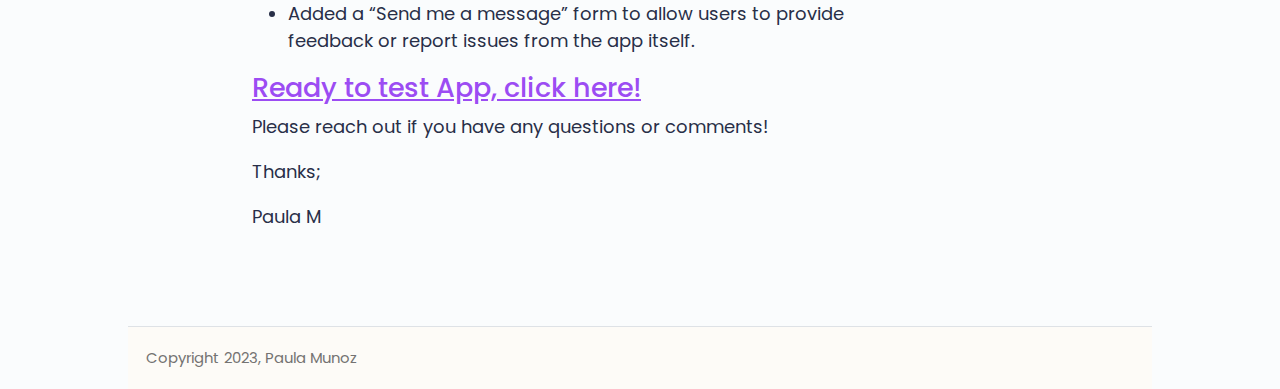
<file: docs/posts/tableau_workbook_analyzer/index.html>
<!DOCTYPE html>
<html xmlns="http://www.w3.org/1999/xhtml" lang="en" xml:lang="en"><head>

<meta charset="utf-8">
<meta name="generator" content="quarto-1.0.36">

<meta name="viewport" content="width=device-width, initial-scale=1.0, user-scalable=yes">

<meta name="author" content="Paula Muñoz">
<meta name="dcterms.date" content="2023-09-23">
<meta name="description" content="Building an app to dissect .twb files: extracting formulas from calculated fields, downloading them, and capturing formatting details like fonts and hex color codes.">

<title>Paula Muñoz - Tableau Workbook Analyzer: A Flexdashboard &amp; Shiny Application</title>
<style>
code{white-space: pre-wrap;}
span.smallcaps{font-variant: small-caps;}
span.underline{text-decoration: underline;}
div.column{display: inline-block; vertical-align: top; width: 50%;}
div.hanging-indent{margin-left: 1.5em; text-indent: -1.5em;}
ul.task-list{list-style: none;}
</style>


<script src="../../site_libs/quarto-nav/quarto-nav.js"></script>
<script src="../../site_libs/quarto-nav/headroom.min.js"></script>
<script src="../../site_libs/clipboard/clipboard.min.js"></script>
<script src="../../site_libs/quarto-search/autocomplete.umd.js"></script>
<script src="../../site_libs/quarto-search/fuse.min.js"></script>
<script src="../../site_libs/quarto-search/quarto-search.js"></script>
<meta name="quarto:offset" content="../../">
<link href="../../images/logo_paula.png" rel="icon" type="image/png">
<script src="../../site_libs/quarto-html/quarto.js"></script>
<script src="../../site_libs/quarto-html/popper.min.js"></script>
<script src="../../site_libs/quarto-html/tippy.umd.min.js"></script>
<script src="../../site_libs/quarto-html/anchor.min.js"></script>
<link href="../../site_libs/quarto-html/tippy.css" rel="stylesheet">
<link href="../../site_libs/quarto-html/quarto-syntax-highlighting.css" rel="stylesheet" id="quarto-text-highlighting-styles">
<script src="../../site_libs/bootstrap/bootstrap.min.js"></script>
<link href="../../site_libs/bootstrap/bootstrap-icons.css" rel="stylesheet">
<link href="../../site_libs/bootstrap/bootstrap.min.css" rel="stylesheet" id="quarto-bootstrap" data-mode="light">
<script id="quarto-search-options" type="application/json">{
  "location": "navbar",
  "copy-button": false,
  "collapse-after": 3,
  "panel-placement": "end",
  "type": "overlay",
  "limit": 20,
  "language": {
    "search-no-results-text": "No results",
    "search-matching-documents-text": "matching documents",
    "search-copy-link-title": "Copy link to search",
    "search-hide-matches-text": "Hide additional matches",
    "search-more-match-text": "more match in this document",
    "search-more-matches-text": "more matches in this document",
    "search-clear-button-title": "Clear",
    "search-detached-cancel-button-title": "Cancel",
    "search-submit-button-title": "Submit"
  }
}</script>


</head>

<body class="nav-fixed">

<div id="quarto-search-results"></div>
  <header id="quarto-header" class="headroom fixed-top">
    <nav class="navbar navbar-expand-lg navbar-dark ">
      <div class="navbar-container container-fluid">
      <a class="navbar-brand" href="../../index.html">
    <img src="../../images/logo_paula.png" alt="">
  </a>
          <button class="navbar-toggler" type="button" data-bs-toggle="collapse" data-bs-target="#navbarCollapse" aria-controls="navbarCollapse" aria-expanded="false" aria-label="Toggle navigation" onclick="if (window.quartoToggleHeadroom) { window.quartoToggleHeadroom(); }">
  <span class="navbar-toggler-icon"></span>
</button>
          <div class="collapse navbar-collapse" id="navbarCollapse">
            <ul class="navbar-nav navbar-nav-scroll me-auto">
  <li class="nav-item">
    <a class="nav-link" href="../../index.html">Home</a>
  </li>  
  <li class="nav-item">
    <a class="nav-link" href="../../posts.html">Posts</a>
  </li>  
  <li class="nav-item">
    <a class="nav-link" href="../../about.html">My Experience &amp; Education</a>
  </li>  
</ul>
              <div id="quarto-search" class="" title="Search"></div>
          </div> <!-- /navcollapse -->
      </div> <!-- /container-fluid -->
    </nav>
</header>
<!-- content -->
<header id="title-block-header" class="quarto-title-block default page-columns page-full">
  <div class="quarto-title-banner page-columns page-full">
    <div class="quarto-title column-body">
      <h1 class="title">Tableau Workbook Analyzer: A Flexdashboard &amp; Shiny Application</h1>
                  <div>
        <div class="description">
          Building an app to dissect .twb files: extracting formulas from calculated fields, downloading them, and capturing formatting details like fonts and hex color codes.
        </div>
      </div>
                          <div class="quarto-categories">
                <div class="quarto-category">Tableau</div>
                <div class="quarto-category">R</div>
                <div class="quarto-category">Flexdashboard</div>
                <div class="quarto-category">Shiny</div>
                <div class="quarto-category">XML</div>
              </div>
                  </div>
  </div>
    
  
  <div class="quarto-title-meta">

      <div>
      <div class="quarto-title-meta-heading">Author</div>
      <div class="quarto-title-meta-contents">
               <p>Paula Muñoz </p>
            </div>
    </div>
      
      <div>
      <div class="quarto-title-meta-heading">Published</div>
      <div class="quarto-title-meta-contents">
        <p class="date">September 23, 2023</p>
      </div>
    </div>
      
    </div>
    
  
  </header><div id="quarto-content" class="quarto-container page-columns page-rows-contents page-layout-article page-navbar">
<!-- sidebar -->
<!-- margin-sidebar -->
    <div id="quarto-margin-sidebar" class="sidebar margin-sidebar">
        <nav id="TOC" role="doc-toc">
    <h2 id="toc-title">On this page</h2>
   
  <ul>
  <li><a href="#tableau-workbook-analyzer-app" id="toc-tableau-workbook-analyzer-app" class="nav-link active" data-scroll-target="#tableau-workbook-analyzer-app">Tableau Workbook Analyzer App</a>
  <ul class="collapse">
  <li><a href="#how-does-the-app-work" id="toc-how-does-the-app-work" class="nav-link" data-scroll-target="#how-does-the-app-work">How does the App work?</a></li>
  <li><a href="#what-analysis-information-is-being-returned-by-the-app" id="toc-what-analysis-information-is-being-returned-by-the-app" class="nav-link" data-scroll-target="#what-analysis-information-is-being-returned-by-the-app">What Analysis / information is being returned by the App?</a></li>
  <li><a href="#where-is-the-app-hosted" id="toc-where-is-the-app-hosted" class="nav-link" data-scroll-target="#where-is-the-app-hosted">Where is the App hosted?</a></li>
  <li><a href="#about-security-and-storage" id="toc-about-security-and-storage" class="nav-link" data-scroll-target="#about-security-and-storage">About Security and Storage</a></li>
  <li><a href="#feature-updates-implemented-on-2023-09-23" id="toc-feature-updates-implemented-on-2023-09-23" class="nav-link" data-scroll-target="#feature-updates-implemented-on-2023-09-23">Feature Updates implemented on 2023-09-23</a></li>
  <li><a href="#ready-to-test-app-click-here" id="toc-ready-to-test-app-click-here" class="nav-link" data-scroll-target="#ready-to-test-app-click-here"><span>Ready to test App, click here!</span></a></li>
  </ul></li>
  </ul>
</nav>
    </div>
<!-- main -->
<main class="content quarto-banner-title-block" id="quarto-document-content">




<p><strong><em>This blog was last updated on 2023-09-23 to reflect the latest features added to the</em></strong> <a href="https://paulisdataviz.shinyapps.io/tableau_workbook_analyzer/">Tableau Workbook Analyzer App</a><a href="https://paulisdataviz.shinyapps.io/tableau_workbook_analyzer/">!</a></p>
<p>If you are a Tableau user or developer you may have found yourself in a situation where you need or would like to extract <strong>all</strong> <strong>formulas at once</strong> from all calculated fields to later find out there is no simple way to achieve this task. 😟</p>
<p>I have been in this situation several times, and after giving it some thought, I decided to build my own App and leverage the capabilities of <strong>Flexdashboard + Shiny</strong> in <strong>R.</strong></p>
<p>This is the first app I have ever built, and I know it is not perfect, but I learned a lot and had so much fun along the way, but most importantly I know it would be very useful and hope you would think the same.</p>
<p>Without further ado let me introduce the:</p>
<section id="tableau-workbook-analyzer-app" class="level2">
<h2 class="anchored" data-anchor-id="tableau-workbook-analyzer-app">Tableau Workbook Analyzer App</h2>
<div class="quarto-figure quarto-figure-center">
<figure class="figure">
<p><img src="tableau_workbook_analyzer.gif" class="img-fluid figure-img" width="757"></p>
</figure>
</div>
<hr>
<section id="how-does-the-app-work" class="level3">
<h3 class="anchored" data-anchor-id="how-does-the-app-work">How does the App work?</h3>
<ol type="1">
<li><p>Upload a .twb file</p></li>
<li><p>Wait for results to display (Some files may take longer to return results depending on how big the file is and how many attributes are getting analyzed).</p></li>
</ol>
<p>A .twb file contains the Tableau workbook metadata in the form of structured <strong>XML</strong> tree, to develop this app I had to write some code to extract the relevant elements from the XML tree.</p>
<p>As mentioned before, the .twb only contains <strong>metadata</strong> information about the tableau workbook and it does NOT contain any actual data that was used in the workbook itself.</p>
<div class="quarto-figure quarto-figure-center">
<figure class="figure">
<p><img src="images/paste-CB388FBD.png" class="img-fluid figure-img" width="1300"></p>
<p></p><figcaption class="figure-caption"><em>Example of metadata inculded in .twb / XML file</em></figcaption><p></p>
</figure>
</div>
<p>If you are wondering how I parsed and extracted the data, it was all done using the R library: <strong>xml2</strong></p>
<p>The main steps in the process were:</p>
<ol type="1">
<li><p>Identify the parent nodes</p></li>
<li><p>Identify the attributes to extract</p></li>
<li><p>Save the results into data frames</p></li>
<li><p>Do some data wrangling / cleaning steps (impute NAs and keep unique values) to be able to make sense of data.</p></li>
</ol>
<hr>
</section>
<section id="what-analysis-information-is-being-returned-by-the-app" class="level3">
<h3 class="anchored" data-anchor-id="what-analysis-information-is-being-returned-by-the-app">What Analysis / information is being returned by the App?</h3>
<p>Initially I was mainly interested in retrieving calculated field formulas, but during the development process I got curious what other pieces of information could be retrieved that would help answer questions such as what fields are used or not used?, what are the Calculated Field dependencies and more.</p>
<p>Also during the initial stages of the development process, I reached out to some close friends and members of the Tableau Community asking for feedback and they came back with some awesome ideas such as retrieving Color Palette information. <strong>Thank you datafam friends and <a href="https://twitter.com/hashtag/VizOfficeHours?src=hashtag_click">#VizOfficeHours</a>!</strong></p>
<p>The app is organized into three primary tabs/sections:</p>
<div class="quarto-figure quarto-figure-center">
<figure class="figure">
<p><img src="nav_bar.png" class="img-fluid figure-img"></p>
</figure>
</div>
<p>I used the same legend throughout the App to represent objects that are <strong>used</strong> vs <strong>not used</strong> in dashboards.</p>
<div class="quarto-figure quarto-figure-center">
<figure class="figure">
<p><img src="Legend.png" class="img-fluid figure-img" width="253"></p>
</figure>
</div>
<p>Similarly, I used below colors to distinguish between <strong>Raw Variables</strong>, <strong>Calculated Fields</strong> and <strong>Parameters</strong>:</p>
<div class="quarto-figure quarto-figure-center">
<figure class="figure">
<p><img src="raw_calc_param.png" width="253" height="131" class="figure-img"></p>
</figure>
</div>
<p>Below is at a high level the information found under each section. <strong>Click on each tab to learn more:</strong></p>
<div class="panel-tabset">
<ul class="nav nav-tabs" role="tablist"><li class="nav-item" role="presentation"><a class="nav-link active" id="tabset-1-1-tab" data-bs-toggle="tab" data-bs-target="#tabset-1-1" role="tab" aria-controls="tabset-1-1" aria-selected="true"><strong>Workbook Summary</strong></a></li><li class="nav-item" role="presentation"><a class="nav-link" id="tabset-1-2-tab" data-bs-toggle="tab" data-bs-target="#tabset-1-2" role="tab" aria-controls="tabset-1-2" aria-selected="false"><strong>Column &amp; Calculated Fields Details</strong></a></li><li class="nav-item" role="presentation"><a class="nav-link" id="tabset-1-3-tab" data-bs-toggle="tab" data-bs-target="#tabset-1-3" role="tab" aria-controls="tabset-1-3" aria-selected="false"><strong>Formatting</strong></a></li></ul>
<div class="tab-content">
<div id="tabset-1-1" class="tab-pane active" role="tabpanel" aria-labelledby="tabset-1-1-tab">
<p>This section contains a summary of the workbook including:</p>
<ul>
<li><p><strong>Tableau Workbook Name</strong></p></li>
<li><p><strong>Total number of fields</strong> used vs not used</p></li>
<li><p><strong>Data Sources, Worksheets and dashboards:</strong> Get a bird’s eye view of the name of the data sources, worksheets and dashboards powering your visuals.</p></li>
<li><p><strong>Field Insights:</strong> Dive into fields used, unused, their frequencies, and dependencies. Understand the role of dimensions, measures, raw variables, calculated fields, and parameters.</p></li>
<li><p><strong>Unused Fields:</strong> Because sometimes, we all have leftovers.</p>
<p><img src="tab1_top.png" class="img-fluid"></p>
<h4 id="workbook-summary---bottom-section" class="anchored"><strong>Workbook Summary - Bottom Section</strong></h4></li>
<li><p><strong>Used Fields list:</strong> List detailing field names, frequencies, and field type.</p></li>
<li><p><strong>Unused Fields list:</strong> List of unused fields with their field type.</p>
<p><img src="tab1_bottom.png" class="img-fluid"></p></li>
<li><p><strong>Calculated Field Dependencies Network:</strong> Discover which fields contribute to each Calculated Field in a visual way &lt;-- <strong><em>New Featured added on 2023-09-23</em></strong></p></li>
<li><p><strong>Calculated Field Dependencies list:</strong> Discover which fields contribute to each Calculated Field.</p>
<p><img src="images/network.jpg" class="img-fluid"></p></li>
</ul>
</div>
<div id="tabset-1-2" class="tab-pane" role="tabpanel" aria-labelledby="tabset-1-2-tab">
<p>I would think this section contains the most interesting information… It has all the details about the columns / fields.</p>
<p>First of all, the side panel has various filters:</p>
<table class="table">
<colgroup>
<col style="width: 78%">
<col style="width: 21%">
</colgroup>
<tbody>
<tr class="odd">
<td><ul>
<li><p><strong>Used in dashboards?</strong> - Toggle this filter to update results based on used/ not used fields</p></li>
<li><p><strong>Field Type</strong> - Select between ‘Calculated Field’, ‘Parameter’ and ‘Raw Variable’, default is set to display all type of fields</p></li>
<li><p><strong>Fields Filter</strong> - Select specific fields to review</p></li>
<li><p><strong>Custom information to be added/ removed</strong> <strong>to/ from field Details table</strong> - This filter only applies to Fields Details table</p></li>
</ul></td>
<td><img src="side_filters.png" class="img-fluid" width="152"></td>
</tr>
</tbody>
</table>
<p>As far as the Details table:</p>
<ul>
<li><p><strong>Fields Detail</strong> table - Contains all relevant information about columns/ fields.</p>
<ul>
<li><p>Select information to be added/ remove to table using filter menu on sidebar</p></li>
<li><p>Table is editable (double click on a value and edit)</p></li>
<li><p>Search values across tables (This would work like a filter)</p></li>
<li><p>Copy table to clipboard or export table to CSV or EXCEL</p></li>
</ul></li>
</ul>
<div class="quarto-figure quarto-figure-center">
<figure class="figure">
<p><img src="table_detailed_view.png" class="img-fluid figure-img"></p>
</figure>
</div>
<p>Sample of exported table:</p>
<div class="quarto-figure quarto-figure-center">
<figure class="figure">
<p><img src="exported_table.png" class="img-fluid figure-img"></p>
</figure>
</div>
</div>
<div id="tabset-1-3" class="tab-pane" role="tabpanel" aria-labelledby="tabset-1-3-tab">
<p>Last but not least, the formatting tab displays some formatting attributes found in the workbook and they are sorted by most to least used.</p>
<ul>
<li><p><strong>Font Names</strong></p></li>
<li><p><strong>Font Sizes</strong></p></li>
<li><p><strong>Font Colors</strong></p></li>
<li><p><strong>Mark Colors</strong></p></li>
<li><p><strong>Consolidated list of to 20 hex colors</strong> used - Similar to other tables in the App, this table can be edited, searched on and copied/ exported, but most importantly you could also download the list of hex codes in the format required to update the preferences.tps file and create your own custom palette.</p>
<div class="quarto-figure quarto-figure-center">
<figure class="figure">
<p><img src="formatting_final.png" class="img-fluid figure-img"></p>
</figure>
</div>
<p>Exporting Hex codes in the format needed in the preferences.tps file:</p></li>
</ul>
<div class="quarto-figure quarto-figure-center">
<figure class="figure">
<p><img src="pref_tps.png" class="img-fluid figure-img"></p>
</figure>
</div>
</div>
</div>
</div>
<hr>
</section>
<section id="where-is-the-app-hosted" class="level3">
<h3 class="anchored" data-anchor-id="where-is-the-app-hosted">Where is the App hosted?</h3>
<p>The App is hosted at <strong>Shinyapps.io.</strong></p>
<p>Shinyapps.io is a platform for hosting Shiny web applications. To learn more about Shinnyapss.io <a href="https://www.shinyapps.io/">Click here!</a></p>
<p>App can be tested <a href="https://paulisdataviz.shinyapps.io/tableau_workbook_analyzer/">here!</a></p>
<hr>
</section>
<section id="about-security-and-storage" class="level3">
<h3 class="anchored" data-anchor-id="about-security-and-storage">About Security and Storage</h3>
<p>A .twb file only contains metadata about the Tableau workbook and it <strong>does not</strong> contain the actual data used in the workbook itself.</p>
<p>The .twb file uploaded to the App is encrypted using SSL/TLS</p>
<p>The App is not writing the data to a persistent data store, which means the data uploaded to the app is lost once the application goes into iddle state, or the session has ended. To facilitate this I have added buttons across the different tabs to clear the session and close the window.</p>
<div class="callout-caution callout callout-style-simple">
<div class="callout-body d-flex">
<div class="callout-icon-container">
<i class="callout-icon"></i>
</div>
<div class="callout-body-container">
<p>Having that said, if you are concerned about security, <strong>avoid uploading any .twb file that may contain any confidential / sensitive information.</strong></p>
<p><strong>Disclaimer:</strong></p>
<p>The app is hosted under Shinyapps.io <strong>Free</strong> tier service, and availability of the App is dependent on how many active hours the app has been running in a given month.</p>
<p>While I’ve taken every effort to ensure the reliability of this app, I cannot guarantee its performance or outcomes under all circumstances. Please use the app with discretion and understand that I cannot be held liable for any issues or damages that may arise from its use. Kindly use it at your own risk. Thank you for your understanding.</p>
</div>
</div>
</div>
<hr>
</section>
<section id="feature-updates-implemented-on-2023-09-23" class="level3">
<h3 class="anchored" data-anchor-id="feature-updates-implemented-on-2023-09-23">Feature Updates implemented on 2023-09-23</h3>
<ul>
<li><p>Network Diagram to display field dependencies</p></li>
<li><p>Increased the file size limit to allow analyzing bigger .twb files</p></li>
<li><p>Fixed bug where no tables were showing if data source was connecting to a database</p></li>
<li><p>Added a “Send me a message” form to allow users to provide feedback or report issues from the app itself.</p></li>
</ul>
</section>
<section id="ready-to-test-app-click-here" class="level3">
<h3 class="anchored" data-anchor-id="ready-to-test-app-click-here"><a href="https://paulisdataviz.shinyapps.io/tableau_workbook_analyzer/">Ready to test App, click here!</a></h3>
<p>Please reach out if you have any questions or comments!</p>
<p>Thanks;</p>
<p>Paula M</p>


</section>
</section>

</main> <!-- /main -->
<script id="quarto-html-after-body" type="application/javascript">
window.document.addEventListener("DOMContentLoaded", function (event) {
  const toggleBodyColorMode = (bsSheetEl) => {
    const mode = bsSheetEl.getAttribute("data-mode");
    const bodyEl = window.document.querySelector("body");
    if (mode === "dark") {
      bodyEl.classList.add("quarto-dark");
      bodyEl.classList.remove("quarto-light");
    } else {
      bodyEl.classList.add("quarto-light");
      bodyEl.classList.remove("quarto-dark");
    }
  }
  const toggleBodyColorPrimary = () => {
    const bsSheetEl = window.document.querySelector("link#quarto-bootstrap");
    if (bsSheetEl) {
      toggleBodyColorMode(bsSheetEl);
    }
  }
  toggleBodyColorPrimary();  
  const icon = "";
  const anchorJS = new window.AnchorJS();
  anchorJS.options = {
    placement: 'right',
    icon: icon
  };
  anchorJS.add('.anchored');
  const clipboard = new window.ClipboardJS('.code-copy-button', {
    target: function(trigger) {
      return trigger.previousElementSibling;
    }
  });
  clipboard.on('success', function(e) {
    // button target
    const button = e.trigger;
    // don't keep focus
    button.blur();
    // flash "checked"
    button.classList.add('code-copy-button-checked');
    var currentTitle = button.getAttribute("title");
    button.setAttribute("title", "Copied!");
    setTimeout(function() {
      button.setAttribute("title", currentTitle);
      button.classList.remove('code-copy-button-checked');
    }, 1000);
    // clear code selection
    e.clearSelection();
  });
  function tippyHover(el, contentFn) {
    const config = {
      allowHTML: true,
      content: contentFn,
      maxWidth: 500,
      delay: 100,
      arrow: false,
      appendTo: function(el) {
          return el.parentElement;
      },
      interactive: true,
      interactiveBorder: 10,
      theme: 'quarto',
      placement: 'bottom-start'
    };
    window.tippy(el, config); 
  }
  const noterefs = window.document.querySelectorAll('a[role="doc-noteref"]');
  for (var i=0; i<noterefs.length; i++) {
    const ref = noterefs[i];
    tippyHover(ref, function() {
      let href = ref.getAttribute('href');
      try { href = new URL(href).hash; } catch {}
      const id = href.replace(/^#\/?/, "");
      const note = window.document.getElementById(id);
      return note.innerHTML;
    });
  }
  var bibliorefs = window.document.querySelectorAll('a[role="doc-biblioref"]');
  for (var i=0; i<bibliorefs.length; i++) {
    const ref = bibliorefs[i];
    const cites = ref.parentNode.getAttribute('data-cites').split(' ');
    tippyHover(ref, function() {
      var popup = window.document.createElement('div');
      cites.forEach(function(cite) {
        var citeDiv = window.document.createElement('div');
        citeDiv.classList.add('hanging-indent');
        citeDiv.classList.add('csl-entry');
        var biblioDiv = window.document.getElementById('ref-' + cite);
        if (biblioDiv) {
          citeDiv.innerHTML = biblioDiv.innerHTML;
        }
        popup.appendChild(citeDiv);
      });
      return popup.innerHTML;
    });
  }
});
</script>
</div> <!-- /content -->
<footer class="footer">
  <div class="nav-footer">
    <div class="nav-footer-left">
      <ul class="footer-items list-unstyled">
    <li class="nav-item">
 Copyright 2023, Paula Munoz
  </li>  
</ul>
    </div>   
  </div>
</footer>



</body></html>
</file>
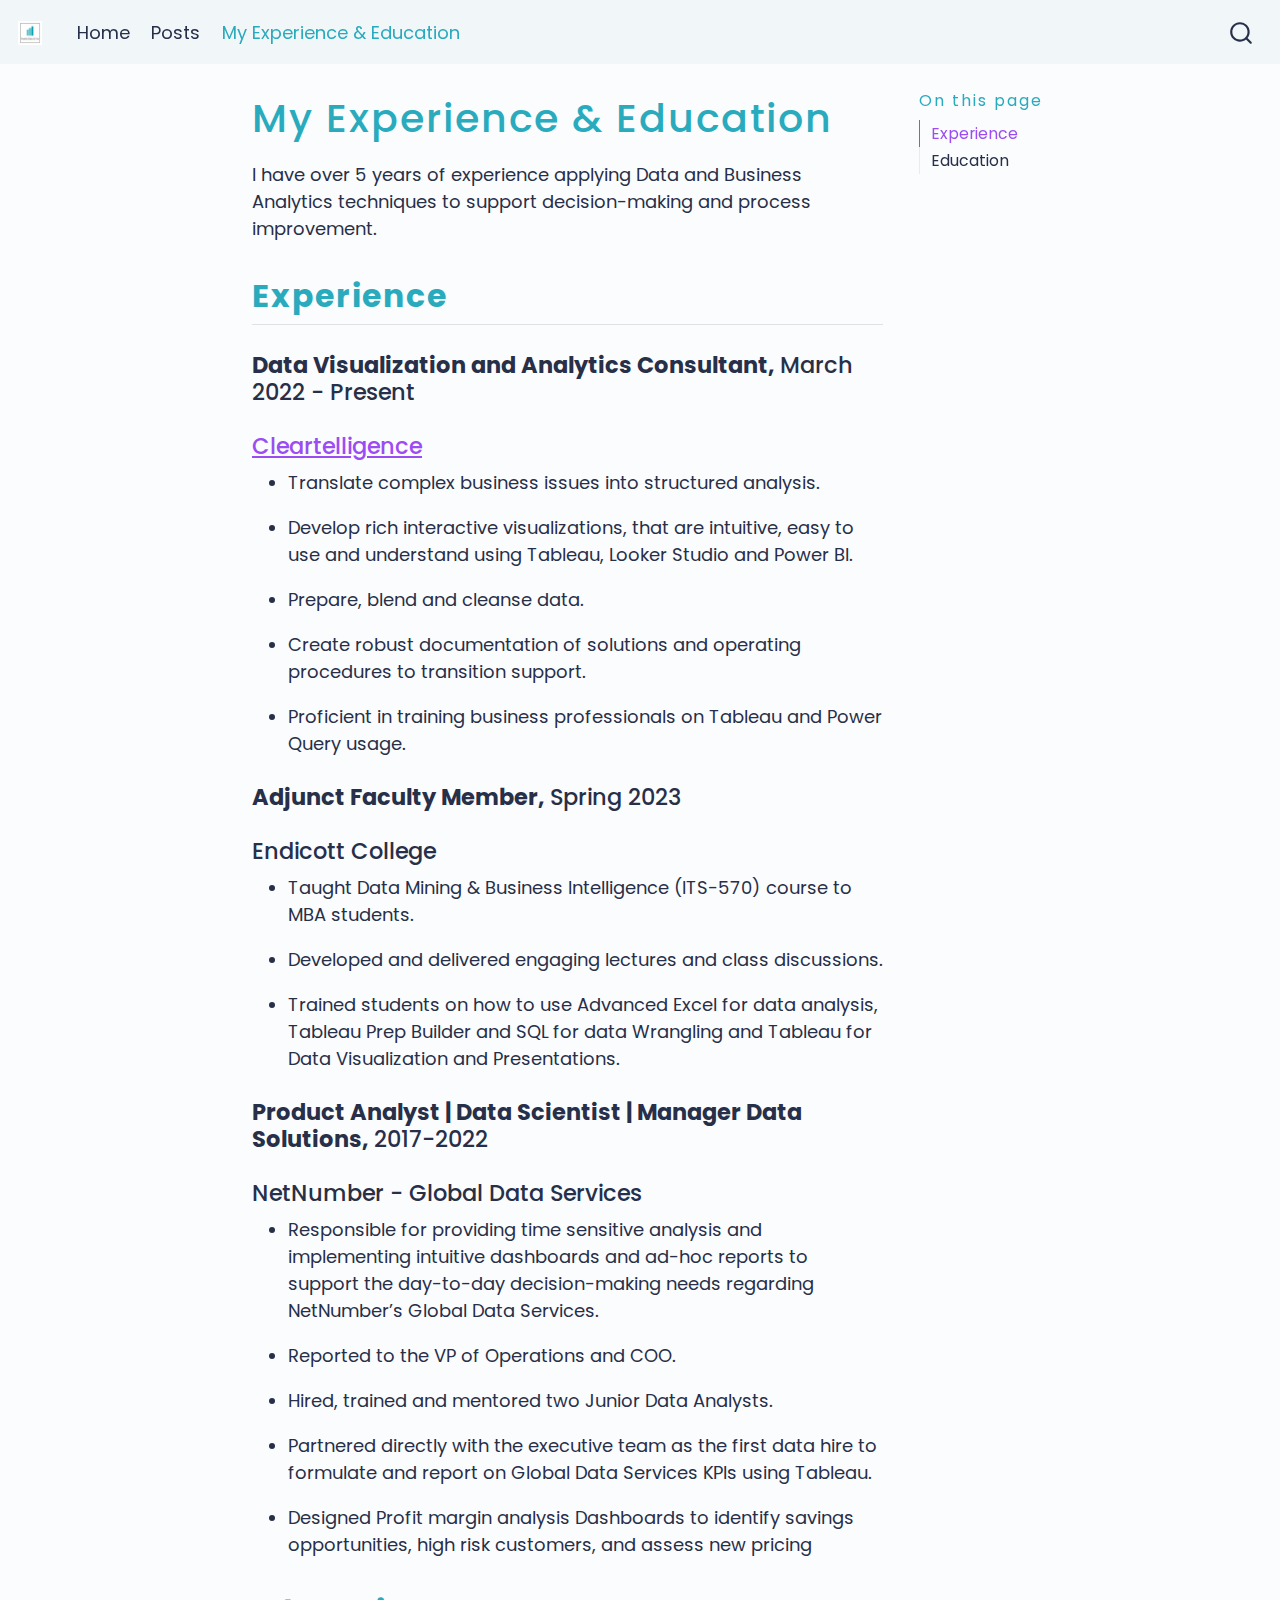
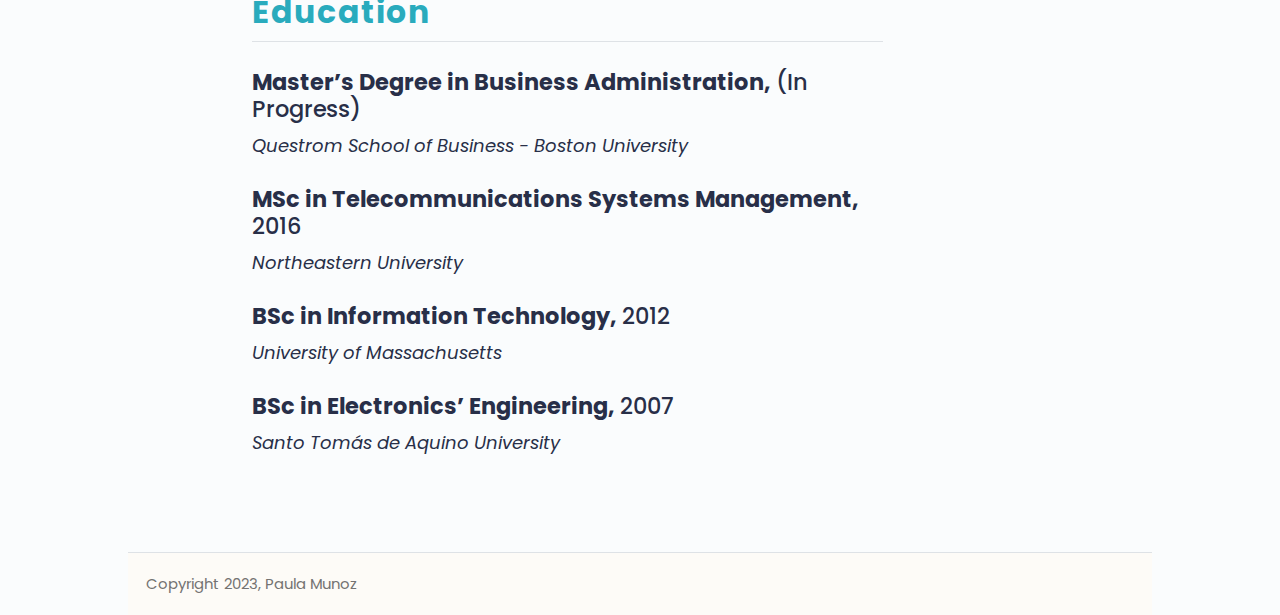
<file: docs/about.html>
<!DOCTYPE html>
<html xmlns="http://www.w3.org/1999/xhtml" lang="en" xml:lang="en"><head>

<meta charset="utf-8">
<meta name="generator" content="quarto-1.0.36">

<meta name="viewport" content="width=device-width, initial-scale=1.0, user-scalable=yes">


<title>Paula Muñoz - My Experience &amp; Education</title>
<style>
code{white-space: pre-wrap;}
span.smallcaps{font-variant: small-caps;}
span.underline{text-decoration: underline;}
div.column{display: inline-block; vertical-align: top; width: 50%;}
div.hanging-indent{margin-left: 1.5em; text-indent: -1.5em;}
ul.task-list{list-style: none;}
</style>


<script src="site_libs/quarto-nav/quarto-nav.js"></script>
<script src="site_libs/quarto-nav/headroom.min.js"></script>
<script src="site_libs/clipboard/clipboard.min.js"></script>
<script src="site_libs/quarto-search/autocomplete.umd.js"></script>
<script src="site_libs/quarto-search/fuse.min.js"></script>
<script src="site_libs/quarto-search/quarto-search.js"></script>
<meta name="quarto:offset" content="./">
<link href="./images/logo_paula.png" rel="icon" type="image/png">
<script src="site_libs/quarto-html/quarto.js"></script>
<script src="site_libs/quarto-html/popper.min.js"></script>
<script src="site_libs/quarto-html/tippy.umd.min.js"></script>
<script src="site_libs/quarto-html/anchor.min.js"></script>
<link href="site_libs/quarto-html/tippy.css" rel="stylesheet">
<link href="site_libs/quarto-html/quarto-syntax-highlighting.css" rel="stylesheet" id="quarto-text-highlighting-styles">
<script src="site_libs/bootstrap/bootstrap.min.js"></script>
<link href="site_libs/bootstrap/bootstrap-icons.css" rel="stylesheet">
<link href="site_libs/bootstrap/bootstrap.min.css" rel="stylesheet" id="quarto-bootstrap" data-mode="light">
<script id="quarto-search-options" type="application/json">{
  "location": "navbar",
  "copy-button": false,
  "collapse-after": 3,
  "panel-placement": "end",
  "type": "overlay",
  "limit": 20,
  "language": {
    "search-no-results-text": "No results",
    "search-matching-documents-text": "matching documents",
    "search-copy-link-title": "Copy link to search",
    "search-hide-matches-text": "Hide additional matches",
    "search-more-match-text": "more match in this document",
    "search-more-matches-text": "more matches in this document",
    "search-clear-button-title": "Clear",
    "search-detached-cancel-button-title": "Cancel",
    "search-submit-button-title": "Submit"
  }
}</script>


</head>

<body class="nav-fixed">

<div id="quarto-search-results"></div>
  <header id="quarto-header" class="headroom fixed-top">
    <nav class="navbar navbar-expand-lg navbar-dark ">
      <div class="navbar-container container-fluid">
      <a class="navbar-brand" href="./index.html">
    <img src="./images/logo_paula.png" alt="">
  </a>
          <button class="navbar-toggler" type="button" data-bs-toggle="collapse" data-bs-target="#navbarCollapse" aria-controls="navbarCollapse" aria-expanded="false" aria-label="Toggle navigation" onclick="if (window.quartoToggleHeadroom) { window.quartoToggleHeadroom(); }">
  <span class="navbar-toggler-icon"></span>
</button>
          <div class="collapse navbar-collapse" id="navbarCollapse">
            <ul class="navbar-nav navbar-nav-scroll me-auto">
  <li class="nav-item">
    <a class="nav-link" href="./index.html">Home</a>
  </li>  
  <li class="nav-item">
    <a class="nav-link" href="./posts.html">Posts</a>
  </li>  
  <li class="nav-item">
    <a class="nav-link active" href="./about.html" aria-current="page">My Experience &amp; Education</a>
  </li>  
</ul>
              <div id="quarto-search" class="" title="Search"></div>
          </div> <!-- /navcollapse -->
      </div> <!-- /container-fluid -->
    </nav>
</header>
<!-- content -->
<div id="quarto-content" class="quarto-container page-columns page-rows-contents page-layout-article page-navbar">
<!-- sidebar -->
<!-- margin-sidebar -->
    <div id="quarto-margin-sidebar" class="sidebar margin-sidebar">
        <nav id="TOC" role="doc-toc">
    <h2 id="toc-title">On this page</h2>
   
  <ul>
  <li><a href="#experience" id="toc-experience" class="nav-link active" data-scroll-target="#experience"><strong>Experience</strong></a></li>
  <li><a href="#education" id="toc-education" class="nav-link" data-scroll-target="#education"><strong>Education</strong></a></li>
  </ul>
</nav>
    </div>
<!-- main -->
<main class="content" id="quarto-document-content">

<header id="title-block-header" class="quarto-title-block default">
<div class="quarto-title">
<h1 class="title">My Experience &amp; Education</h1>
</div>



<div class="quarto-title-meta">

    
    
  </div>
  

</header>

<p>I have over 5 years of experience applying Data and Business Analytics techniques to support decision-making and process improvement.</p>
<section id="experience" class="level2">
<h2 class="anchored" data-anchor-id="experience"><strong>Experience</strong></h2>
<section id="data-visualization-and-analytics-consultant-march-2022---present" class="level4">
<h4 class="anchored" data-anchor-id="data-visualization-and-analytics-consultant-march-2022---present"><strong>Data Visualization and Analytics Consultant,</strong> March 2022 - Present&nbsp;</h4>
</section>
<section id="cleartelligence" class="level4">
<h4 class="anchored" data-anchor-id="cleartelligence"><a href="https://www.cleartelligence.com/">Cleartelligence</a></h4>
<ul>
<li><p>Translate complex business issues into structured analysis.</p></li>
<li><p>Develop rich interactive visualizations, that are intuitive, easy to use and understand using Tableau, Looker Studio and Power BI.</p></li>
<li><p>Prepare, blend and cleanse data.</p></li>
<li><p>Create robust documentation of solutions and operating procedures to transition support.</p></li>
<li><p>Proficient in training business professionals on Tableau and Power Query usage.</p></li>
</ul>
</section>
<section id="adjunct-faculty-member-spring-2023" class="level4">
<h4 class="anchored" data-anchor-id="adjunct-faculty-member-spring-2023"><strong>Adjunct Faculty Member,</strong> Spring 2023&nbsp;</h4>
</section>
<section id="endicott-college" class="level4">
<h4 class="anchored" data-anchor-id="endicott-college">Endicott College</h4>
<ul>
<li><p>Taught Data Mining &amp; Business Intelligence (ITS-570) course to MBA students.</p></li>
<li><p>Developed and delivered engaging lectures and class discussions.</p></li>
<li><p>Trained students on how to use Advanced Excel for data analysis, Tableau Prep Builder and SQL for data Wrangling and Tableau for Data Visualization and Presentations.</p></li>
</ul>
</section>
<section id="product-analyst-data-scientist-manager-data-solutions-2017-2022" class="level4">
<h4 class="anchored" data-anchor-id="product-analyst-data-scientist-manager-data-solutions-2017-2022"><strong>Product Analyst | Data Scientist | Manager Data Solutions,</strong> 2017-2022&nbsp;</h4>
</section>
<section id="netnumber---global-data-services" class="level4">
<h4 class="anchored" data-anchor-id="netnumber---global-data-services">NetNumber - Global Data Services</h4>
<ul>
<li><p>Responsible for providing time sensitive analysis and implementing intuitive dashboards and ad-hoc reports to support the day-to-day decision-making needs regarding NetNumber’s Global Data Services.</p></li>
<li><p>Reported to the VP of Operations and COO.</p></li>
<li><p>Hired, trained and mentored two Junior Data Analysts.</p></li>
<li><p>Partnered directly with the executive team as the first data hire to formulate and report on Global Data Services KPIs using Tableau.</p></li>
<li><p>Designed Profit margin analysis Dashboards to identify savings opportunities, high risk customers, and assess new pricing</p></li>
</ul>
</section>
</section>
<section id="education" class="level2">
<h2 class="anchored" data-anchor-id="education"><strong>Education</strong></h2>
<section id="masters-degree-in-business-administration-in-progress" class="level4">
<h4 class="anchored" data-anchor-id="masters-degree-in-business-administration-in-progress"><strong>Master’s Degree in Business Administration,</strong> (In Progress)</h4>
<p><em>Questrom School of Business - Boston University</em></p>
</section>
<section id="msc-in-telecommunications-systems-management-2016" class="level4">
<h4 class="anchored" data-anchor-id="msc-in-telecommunications-systems-management-2016"><strong>MSc in Telecommunications Systems Management,</strong> 2016</h4>
<p><em>Northeastern University</em></p>
</section>
<section id="bsc-in-information-technology-2012" class="level4">
<h4 class="anchored" data-anchor-id="bsc-in-information-technology-2012"><strong>BSc in Information Technology,</strong> 2012</h4>
<p><em>University of Massachusetts</em></p>
</section>
<section id="bsc-in-electronics-engineering-2007" class="level4">
<h4 class="anchored" data-anchor-id="bsc-in-electronics-engineering-2007"><strong>BSc in Electronics’ Engineering,</strong> 2007</h4>
<p><em>Santo Tomás de Aquino University</em></p>


</section>
</section>

</main> <!-- /main -->
<script id="quarto-html-after-body" type="application/javascript">
window.document.addEventListener("DOMContentLoaded", function (event) {
  const toggleBodyColorMode = (bsSheetEl) => {
    const mode = bsSheetEl.getAttribute("data-mode");
    const bodyEl = window.document.querySelector("body");
    if (mode === "dark") {
      bodyEl.classList.add("quarto-dark");
      bodyEl.classList.remove("quarto-light");
    } else {
      bodyEl.classList.add("quarto-light");
      bodyEl.classList.remove("quarto-dark");
    }
  }
  const toggleBodyColorPrimary = () => {
    const bsSheetEl = window.document.querySelector("link#quarto-bootstrap");
    if (bsSheetEl) {
      toggleBodyColorMode(bsSheetEl);
    }
  }
  toggleBodyColorPrimary();  
  const icon = "";
  const anchorJS = new window.AnchorJS();
  anchorJS.options = {
    placement: 'right',
    icon: icon
  };
  anchorJS.add('.anchored');
  const clipboard = new window.ClipboardJS('.code-copy-button', {
    target: function(trigger) {
      return trigger.previousElementSibling;
    }
  });
  clipboard.on('success', function(e) {
    // button target
    const button = e.trigger;
    // don't keep focus
    button.blur();
    // flash "checked"
    button.classList.add('code-copy-button-checked');
    var currentTitle = button.getAttribute("title");
    button.setAttribute("title", "Copied!");
    setTimeout(function() {
      button.setAttribute("title", currentTitle);
      button.classList.remove('code-copy-button-checked');
    }, 1000);
    // clear code selection
    e.clearSelection();
  });
  function tippyHover(el, contentFn) {
    const config = {
      allowHTML: true,
      content: contentFn,
      maxWidth: 500,
      delay: 100,
      arrow: false,
      appendTo: function(el) {
          return el.parentElement;
      },
      interactive: true,
      interactiveBorder: 10,
      theme: 'quarto',
      placement: 'bottom-start'
    };
    window.tippy(el, config); 
  }
  const noterefs = window.document.querySelectorAll('a[role="doc-noteref"]');
  for (var i=0; i<noterefs.length; i++) {
    const ref = noterefs[i];
    tippyHover(ref, function() {
      let href = ref.getAttribute('href');
      try { href = new URL(href).hash; } catch {}
      const id = href.replace(/^#\/?/, "");
      const note = window.document.getElementById(id);
      return note.innerHTML;
    });
  }
  var bibliorefs = window.document.querySelectorAll('a[role="doc-biblioref"]');
  for (var i=0; i<bibliorefs.length; i++) {
    const ref = bibliorefs[i];
    const cites = ref.parentNode.getAttribute('data-cites').split(' ');
    tippyHover(ref, function() {
      var popup = window.document.createElement('div');
      cites.forEach(function(cite) {
        var citeDiv = window.document.createElement('div');
        citeDiv.classList.add('hanging-indent');
        citeDiv.classList.add('csl-entry');
        var biblioDiv = window.document.getElementById('ref-' + cite);
        if (biblioDiv) {
          citeDiv.innerHTML = biblioDiv.innerHTML;
        }
        popup.appendChild(citeDiv);
      });
      return popup.innerHTML;
    });
  }
});
</script>
</div> <!-- /content -->
<footer class="footer">
  <div class="nav-footer">
    <div class="nav-footer-left">
      <ul class="footer-items list-unstyled">
    <li class="nav-item">
 Copyright 2023, Paula Munoz
  </li>  
</ul>
    </div>   
  </div>
</footer>



</body></html>
</file>
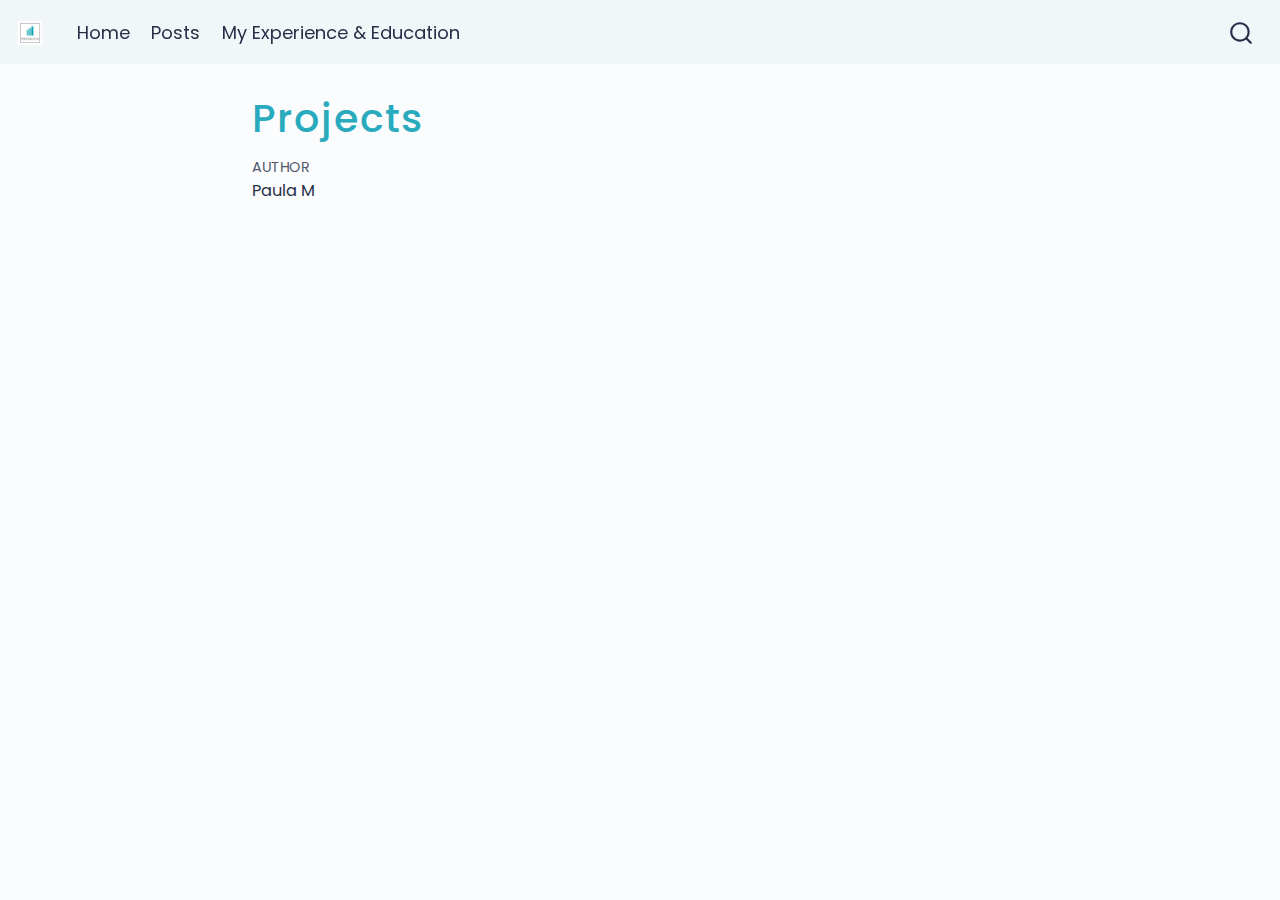
<file: docs/projects.html>
<!DOCTYPE html>
<html xmlns="http://www.w3.org/1999/xhtml" lang="en" xml:lang="en"><head>

<meta charset="utf-8">
<meta name="generator" content="quarto-1.0.36">

<meta name="viewport" content="width=device-width, initial-scale=1.0, user-scalable=yes">

<meta name="author" content="Paula M">

<title>Paula Muñoz - Projects</title>
<style>
code{white-space: pre-wrap;}
span.smallcaps{font-variant: small-caps;}
span.underline{text-decoration: underline;}
div.column{display: inline-block; vertical-align: top; width: 50%;}
div.hanging-indent{margin-left: 1.5em; text-indent: -1.5em;}
ul.task-list{list-style: none;}
</style>


<script src="site_libs/quarto-nav/quarto-nav.js"></script>
<script src="site_libs/quarto-nav/headroom.min.js"></script>
<script src="site_libs/clipboard/clipboard.min.js"></script>
<script src="site_libs/quarto-search/autocomplete.umd.js"></script>
<script src="site_libs/quarto-search/fuse.min.js"></script>
<script src="site_libs/quarto-search/quarto-search.js"></script>
<meta name="quarto:offset" content="./">
<link href="./images/logo_paula.png" rel="icon" type="image/png">
<script src="site_libs/quarto-html/quarto.js"></script>
<script src="site_libs/quarto-html/popper.min.js"></script>
<script src="site_libs/quarto-html/tippy.umd.min.js"></script>
<script src="site_libs/quarto-html/anchor.min.js"></script>
<link href="site_libs/quarto-html/tippy.css" rel="stylesheet">
<link href="site_libs/quarto-html/quarto-syntax-highlighting.css" rel="stylesheet" id="quarto-text-highlighting-styles">
<script src="site_libs/bootstrap/bootstrap.min.js"></script>
<link href="site_libs/bootstrap/bootstrap-icons.css" rel="stylesheet">
<link href="site_libs/bootstrap/bootstrap.min.css" rel="stylesheet" id="quarto-bootstrap" data-mode="light">
<script id="quarto-search-options" type="application/json">{
  "location": "navbar",
  "copy-button": false,
  "collapse-after": 3,
  "panel-placement": "end",
  "type": "overlay",
  "limit": 20,
  "language": {
    "search-no-results-text": "No results",
    "search-matching-documents-text": "matching documents",
    "search-copy-link-title": "Copy link to search",
    "search-hide-matches-text": "Hide additional matches",
    "search-more-match-text": "more match in this document",
    "search-more-matches-text": "more matches in this document",
    "search-clear-button-title": "Clear",
    "search-detached-cancel-button-title": "Cancel",
    "search-submit-button-title": "Submit"
  }
}</script>


</head>

<body class="nav-fixed">

<div id="quarto-search-results"></div>
  <header id="quarto-header" class="headroom fixed-top">
    <nav class="navbar navbar-expand-lg navbar-dark ">
      <div class="navbar-container container-fluid">
      <a class="navbar-brand" href="./index.html">
    <img src="./images/logo_paula.png" alt="">
  </a>
          <button class="navbar-toggler" type="button" data-bs-toggle="collapse" data-bs-target="#navbarCollapse" aria-controls="navbarCollapse" aria-expanded="false" aria-label="Toggle navigation" onclick="if (window.quartoToggleHeadroom) { window.quartoToggleHeadroom(); }">
  <span class="navbar-toggler-icon"></span>
</button>
          <div class="collapse navbar-collapse" id="navbarCollapse">
            <ul class="navbar-nav navbar-nav-scroll me-auto">
  <li class="nav-item">
    <a class="nav-link" href="./index.html">Home</a>
  </li>  
  <li class="nav-item">
    <a class="nav-link" href="./posts.html">Posts</a>
  </li>  
  <li class="nav-item">
    <a class="nav-link" href="./about.html">My Experience &amp; Education</a>
  </li>  
</ul>
              <div id="quarto-search" class="" title="Search"></div>
          </div> <!-- /navcollapse -->
      </div> <!-- /container-fluid -->
    </nav>
</header>
<!-- content -->
<div id="quarto-content" class="quarto-container page-columns page-rows-contents page-layout-article page-navbar">
<!-- sidebar -->
<!-- margin-sidebar -->
    <div id="quarto-margin-sidebar" class="sidebar margin-sidebar">
        
    </div>
<!-- main -->
<main class="content" id="quarto-document-content">

<header id="title-block-header" class="quarto-title-block default">
<div class="quarto-title">
<h1 class="title">Projects</h1>
</div>



<div class="quarto-title-meta">

    <div>
    <div class="quarto-title-meta-heading">Author</div>
    <div class="quarto-title-meta-contents">
             <p>Paula M </p>
          </div>
  </div>
    
    
  </div>
  

</header>




</main> <!-- /main -->
<script id="quarto-html-after-body" type="application/javascript">
window.document.addEventListener("DOMContentLoaded", function (event) {
  const toggleBodyColorMode = (bsSheetEl) => {
    const mode = bsSheetEl.getAttribute("data-mode");
    const bodyEl = window.document.querySelector("body");
    if (mode === "dark") {
      bodyEl.classList.add("quarto-dark");
      bodyEl.classList.remove("quarto-light");
    } else {
      bodyEl.classList.add("quarto-light");
      bodyEl.classList.remove("quarto-dark");
    }
  }
  const toggleBodyColorPrimary = () => {
    const bsSheetEl = window.document.querySelector("link#quarto-bootstrap");
    if (bsSheetEl) {
      toggleBodyColorMode(bsSheetEl);
    }
  }
  toggleBodyColorPrimary();  
  const icon = "";
  const anchorJS = new window.AnchorJS();
  anchorJS.options = {
    placement: 'right',
    icon: icon
  };
  anchorJS.add('.anchored');
  const clipboard = new window.ClipboardJS('.code-copy-button', {
    target: function(trigger) {
      return trigger.previousElementSibling;
    }
  });
  clipboard.on('success', function(e) {
    // button target
    const button = e.trigger;
    // don't keep focus
    button.blur();
    // flash "checked"
    button.classList.add('code-copy-button-checked');
    var currentTitle = button.getAttribute("title");
    button.setAttribute("title", "Copied!");
    setTimeout(function() {
      button.setAttribute("title", currentTitle);
      button.classList.remove('code-copy-button-checked');
    }, 1000);
    // clear code selection
    e.clearSelection();
  });
  function tippyHover(el, contentFn) {
    const config = {
      allowHTML: true,
      content: contentFn,
      maxWidth: 500,
      delay: 100,
      arrow: false,
      appendTo: function(el) {
          return el.parentElement;
      },
      interactive: true,
      interactiveBorder: 10,
      theme: 'quarto',
      placement: 'bottom-start'
    };
    window.tippy(el, config); 
  }
  const noterefs = window.document.querySelectorAll('a[role="doc-noteref"]');
  for (var i=0; i<noterefs.length; i++) {
    const ref = noterefs[i];
    tippyHover(ref, function() {
      let href = ref.getAttribute('href');
      try { href = new URL(href).hash; } catch {}
      const id = href.replace(/^#\/?/, "");
      const note = window.document.getElementById(id);
      return note.innerHTML;
    });
  }
  var bibliorefs = window.document.querySelectorAll('a[role="doc-biblioref"]');
  for (var i=0; i<bibliorefs.length; i++) {
    const ref = bibliorefs[i];
    const cites = ref.parentNode.getAttribute('data-cites').split(' ');
    tippyHover(ref, function() {
      var popup = window.document.createElement('div');
      cites.forEach(function(cite) {
        var citeDiv = window.document.createElement('div');
        citeDiv.classList.add('hanging-indent');
        citeDiv.classList.add('csl-entry');
        var biblioDiv = window.document.getElementById('ref-' + cite);
        if (biblioDiv) {
          citeDiv.innerHTML = biblioDiv.innerHTML;
        }
        popup.appendChild(citeDiv);
      });
      return popup.innerHTML;
    });
  }
});
</script>
</div> <!-- /content -->



</body></html>
</file>
<file: docs/site_libs/quarto-html/tippy.css>
.tippy-box[data-animation=fade][data-state=hidden]{opacity:0}[data-tippy-root]{max-width:calc(100vw - 10px)}.tippy-box{position:relative;background-color:#333;color:#fff;border-radius:4px;font-size:14px;line-height:1.4;white-space:normal;outline:0;transition-property:transform,visibility,opacity}.tippy-box[data-placement^=top]>.tippy-arrow{bottom:0}.tippy-box[data-placement^=top]>.tippy-arrow:before{bottom:-7px;left:0;border-width:8px 8px 0;border-top-color:initial;transform-origin:center top}.tippy-box[data-placement^=bottom]>.tippy-arrow{top:0}.tippy-box[data-placement^=bottom]>.tippy-arrow:before{top:-7px;left:0;border-width:0 8px 8px;border-bottom-color:initial;transform-origin:center bottom}.tippy-box[data-placement^=left]>.tippy-arrow{right:0}.tippy-box[data-placement^=left]>.tippy-arrow:before{border-width:8px 0 8px 8px;border-left-color:initial;right:-7px;transform-origin:center left}.tippy-box[data-placement^=right]>.tippy-arrow{left:0}.tippy-box[data-placement^=right]>.tippy-arrow:before{left:-7px;border-width:8px 8px 8px 0;border-right-color:initial;transform-origin:center right}.tippy-box[data-inertia][data-state=visible]{transition-timing-function:cubic-bezier(.54,1.5,.38,1.11)}.tippy-arrow{width:16px;height:16px;color:#333}.tippy-arrow:before{content:"";position:absolute;border-color:transparent;border-style:solid}.tippy-content{position:relative;padding:5px 9px;z-index:1}
</file>
<file: docs/site_libs/quarto-html/quarto-syntax-highlighting.css>
/* quarto syntax highlight colors */
:root {
  --quarto-hl-ot-color: #003B4F;
  --quarto-hl-at-color: #657422;
  --quarto-hl-ss-color: #20794D;
  --quarto-hl-an-color: #5E5E5E;
  --quarto-hl-fu-color: #4758AB;
  --quarto-hl-st-color: #20794D;
  --quarto-hl-cf-color: #003B4F;
  --quarto-hl-op-color: #5E5E5E;
  --quarto-hl-er-color: #AD0000;
  --quarto-hl-bn-color: #AD0000;
  --quarto-hl-al-color: #AD0000;
  --quarto-hl-va-color: #111111;
  --quarto-hl-bu-color: inherit;
  --quarto-hl-ex-color: inherit;
  --quarto-hl-pp-color: #AD0000;
  --quarto-hl-in-color: #5E5E5E;
  --quarto-hl-vs-color: #20794D;
  --quarto-hl-wa-color: #5E5E5E;
  --quarto-hl-do-color: #5E5E5E;
  --quarto-hl-im-color: #00769E;
  --quarto-hl-ch-color: #20794D;
  --quarto-hl-dt-color: #AD0000;
  --quarto-hl-fl-color: #AD0000;
  --quarto-hl-co-color: #5E5E5E;
  --quarto-hl-cv-color: #5E5E5E;
  --quarto-hl-cn-color: #8f5902;
  --quarto-hl-sc-color: #5E5E5E;
  --quarto-hl-dv-color: #AD0000;
  --quarto-hl-kw-color: #003B4F;
}

/* other quarto variables */
:root {
  --quarto-font-monospace: SFMono-Regular, Menlo, Monaco, Consolas, "Liberation Mono", "Courier New", monospace;
}

pre > code.sourceCode > span {
  color: #003B4F;
}

code span {
  color: #003B4F;
}

code.sourceCode > span {
  color: #003B4F;
}

div.sourceCode,
div.sourceCode pre.sourceCode {
  color: #003B4F;
}

code span.ot {
  color: #003B4F;
}

code span.at {
  color: #657422;
}

code span.ss {
  color: #20794D;
}

code span.an {
  color: #5E5E5E;
}

code span.fu {
  color: #4758AB;
}

code span.st {
  color: #20794D;
}

code span.cf {
  color: #003B4F;
}

code span.op {
  color: #5E5E5E;
}

code span.er {
  color: #AD0000;
}

code span.bn {
  color: #AD0000;
}

code span.al {
  color: #AD0000;
}

code span.va {
  color: #111111;
}

code span.pp {
  color: #AD0000;
}

code span.in {
  color: #5E5E5E;
}

code span.vs {
  color: #20794D;
}

code span.wa {
  color: #5E5E5E;
  font-style: italic;
}

code span.do {
  color: #5E5E5E;
  font-style: italic;
}

code span.im {
  color: #00769E;
}

code span.ch {
  color: #20794D;
}

code span.dt {
  color: #AD0000;
}

code span.fl {
  color: #AD0000;
}

code span.co {
  color: #5E5E5E;
}

code span.cv {
  color: #5E5E5E;
  font-style: italic;
}

code span.cn {
  color: #8f5902;
}

code span.sc {
  color: #5E5E5E;
}

code span.dv {
  color: #AD0000;
}

code span.kw {
  color: #003B4F;
}

.prevent-inlining {
  content: "</";
}

/*# sourceMappingURL=debc5d5d77c3f9108843748ff7464032.css.map */
</file>
